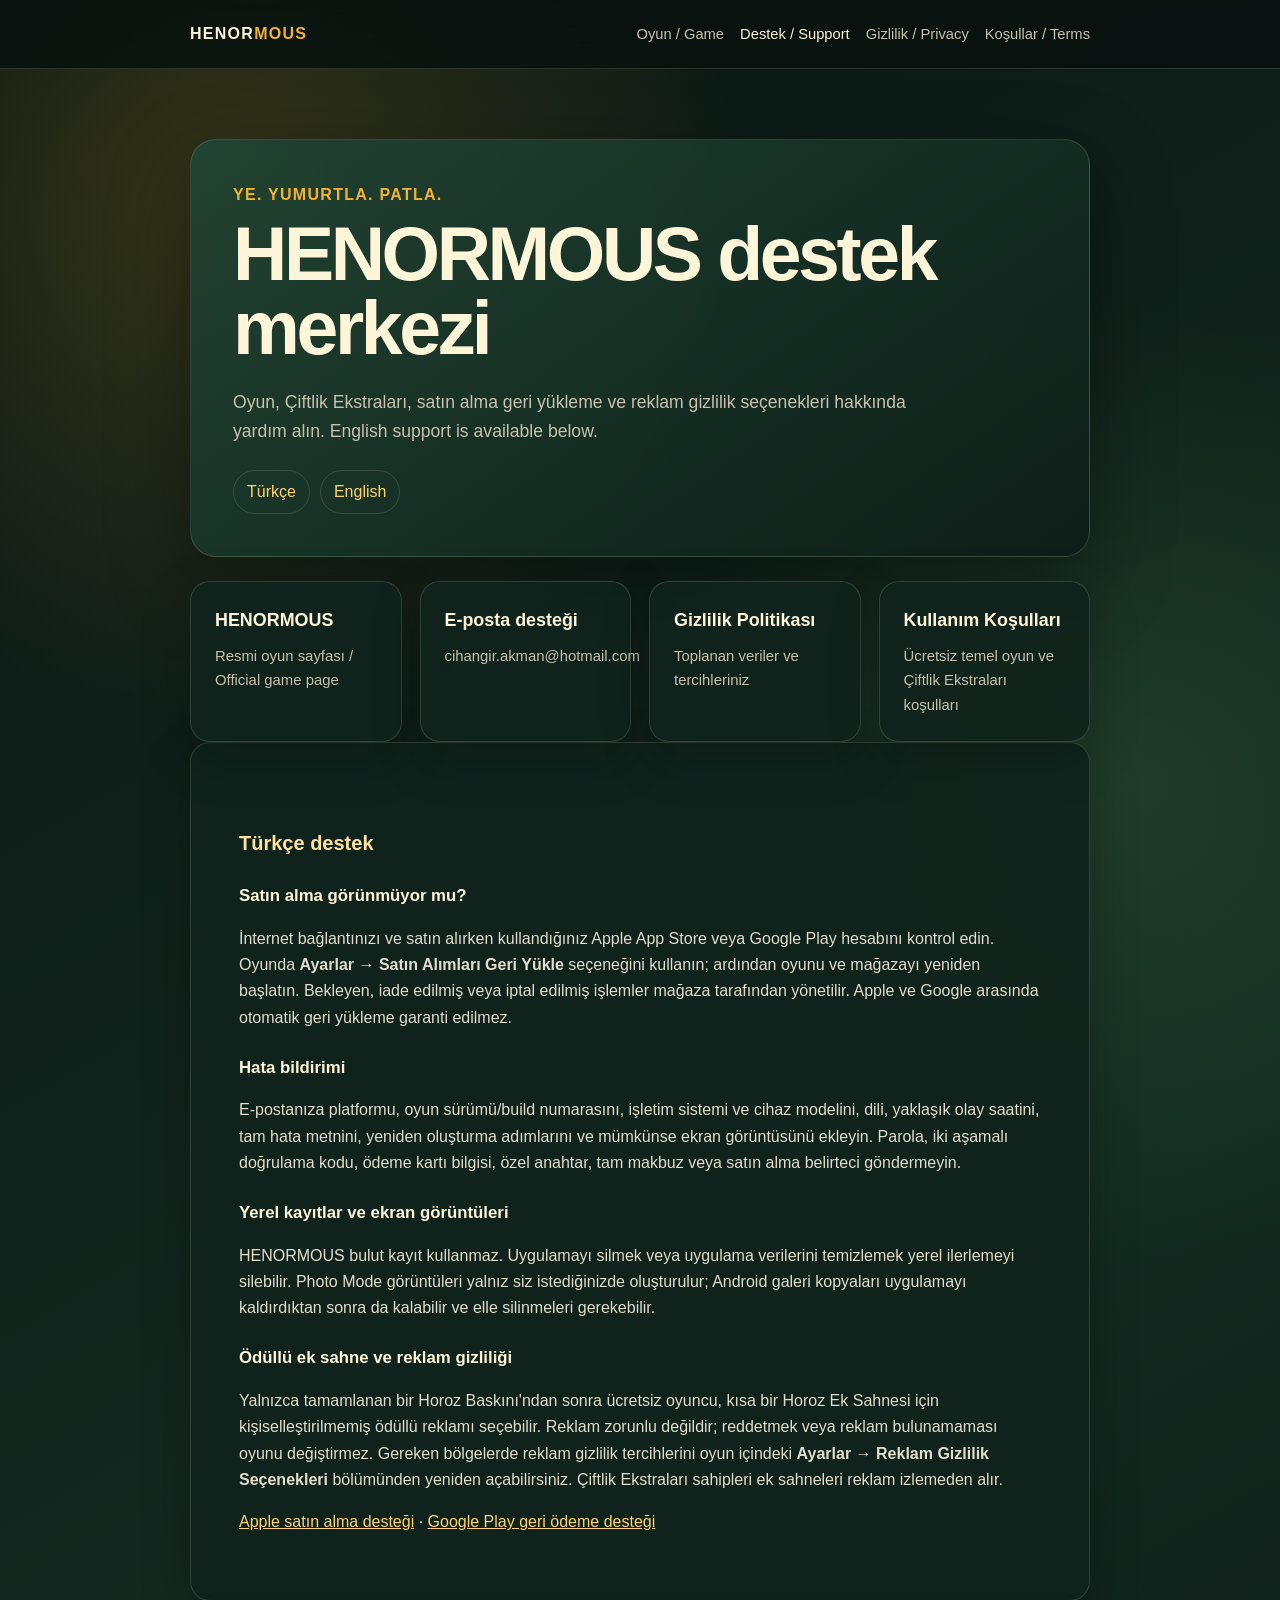
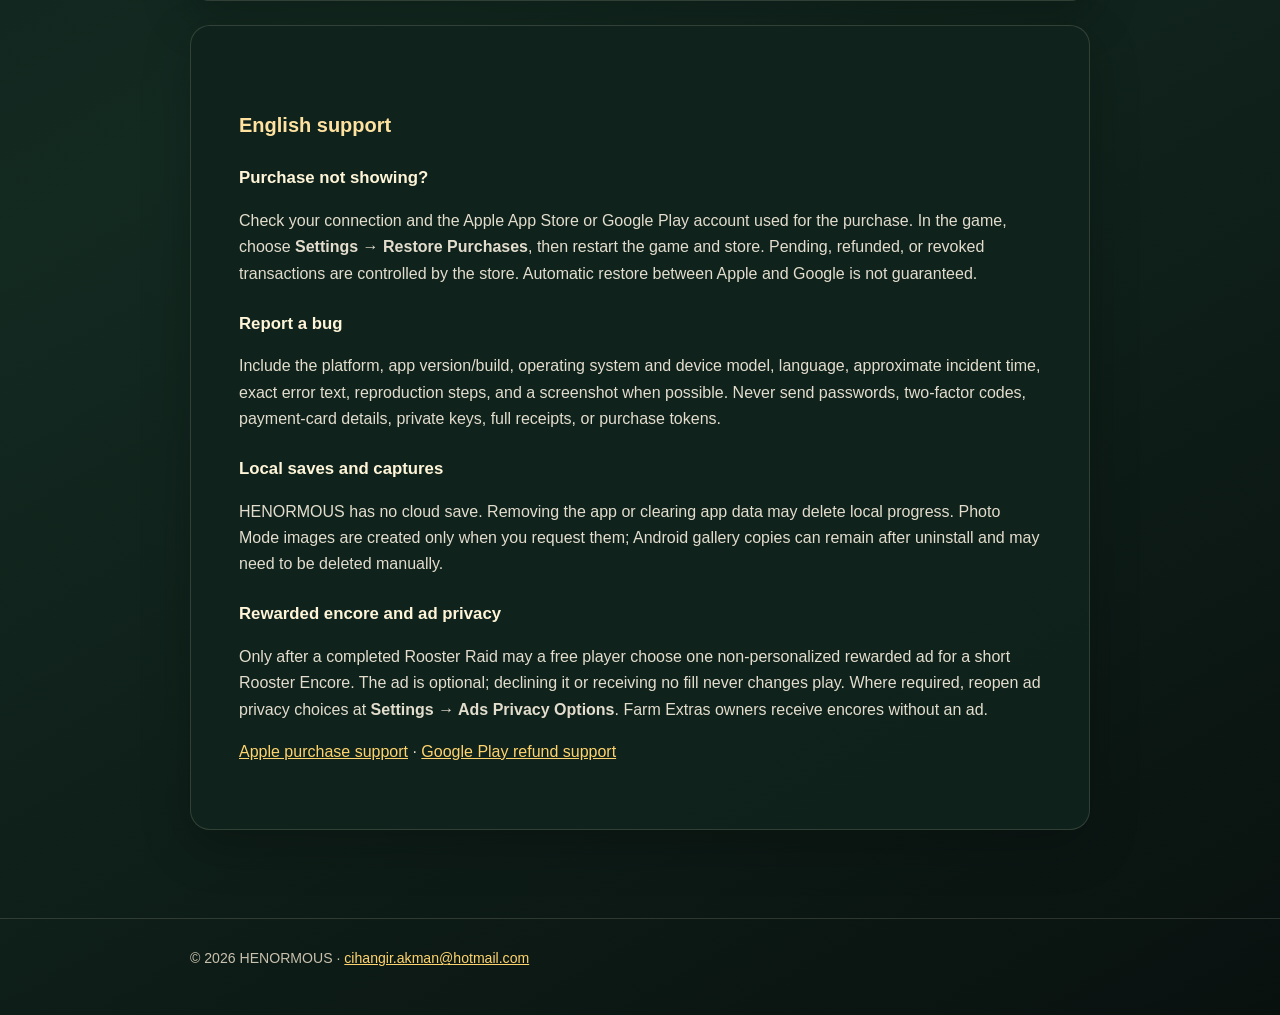
<file: index.html>
<!doctype html>
<html lang="tr">
<head>
  <meta charset="utf-8">
  <meta name="viewport" content="width=device-width, initial-scale=1">
  <meta name="description" content="HENORMOUS resmi destek ve yasal bilgiler / official support and legal information.">
  <title>HENORMOUS — Support &amp; Legal</title>
  <link rel="stylesheet" href="styles.css">
</head>
<body>
  <header>
    <nav class="shell" aria-label="Ana gezinme">
      <a class="brand" href="index.html">HENOR<span>MOUS</span></a>
      <div class="nav-links">
        <a href="game.html">Oyun / Game</a>
        <a href="index.html" aria-current="page">Destek / Support</a>
        <a href="privacy.html">Gizlilik / Privacy</a>
        <a href="terms.html">Koşullar / Terms</a>
      </div>
    </nav>
  </header>
  <main class="shell">
    <section class="hero">
      <p class="eyebrow">Ye. Yumurtla. Patla.</p>
      <h1>HENORMOUS destek merkezi</h1>
      <p class="lede">Oyun, Çiftlik Ekstraları, satın alma geri yükleme ve reklam gizlilik seçenekleri hakkında yardım alın. English support is available below.</p>
      <div class="lang-switch"><a class="pill" href="#turkce">Türkçe</a><a class="pill" href="#english">English</a></div>
    </section>

    <section class="grid" aria-label="Bağlantılar">
      <a class="card" href="game.html"><strong>HENORMOUS</strong><span>Resmi oyun sayfası / Official game page</span></a>
      <a class="card" href="mailto:cihangir.akman@hotmail.com?subject=HENORMOUS%20Support"><strong>E-posta desteği</strong><span>cihangir.akman@hotmail.com</span></a>
      <a class="card" href="privacy.html"><strong>Gizlilik Politikası</strong><span>Toplanan veriler ve tercihleriniz</span></a>
      <a class="card" href="terms.html"><strong>Kullanım Koşulları</strong><span>Ücretsiz temel oyun ve Çiftlik Ekstraları koşulları</span></a>
    </section>

    <article id="turkce">
      <h2>Türkçe destek</h2>
      <h3>Satın alma görünmüyor mu?</h3>
      <p>İnternet bağlantınızı ve satın alırken kullandığınız Apple App Store veya Google Play hesabını kontrol edin. Oyunda <strong>Ayarlar → Satın Alımları Geri Yükle</strong> seçeneğini kullanın; ardından oyunu ve mağazayı yeniden başlatın. Bekleyen, iade edilmiş veya iptal edilmiş işlemler mağaza tarafından yönetilir. Apple ve Google arasında otomatik geri yükleme garanti edilmez.</p>
      <h3>Hata bildirimi</h3>
      <p>E-postanıza platformu, oyun sürümü/build numarasını, işletim sistemi ve cihaz modelini, dili, yaklaşık olay saatini, tam hata metnini, yeniden oluşturma adımlarını ve mümkünse ekran görüntüsünü ekleyin. Parola, iki aşamalı doğrulama kodu, ödeme kartı bilgisi, özel anahtar, tam makbuz veya satın alma belirteci göndermeyin.</p>
      <h3>Yerel kayıtlar ve ekran görüntüleri</h3>
      <p>HENORMOUS bulut kayıt kullanmaz. Uygulamayı silmek veya uygulama verilerini temizlemek yerel ilerlemeyi silebilir. Photo Mode görüntüleri yalnız siz istediğinizde oluşturulur; Android galeri kopyaları uygulamayı kaldırdıktan sonra da kalabilir ve elle silinmeleri gerekebilir.</p>
      <h3>Ödüllü ek sahne ve reklam gizliliği</h3>
      <p>Yalnızca tamamlanan bir Horoz Baskını'ndan sonra ücretsiz oyuncu, kısa bir Horoz Ek Sahnesi için kişiselleştirilmemiş ödüllü reklamı seçebilir. Reklam zorunlu değildir; reddetmek veya reklam bulunamaması oyunu değiştirmez. Gereken bölgelerde reklam gizlilik tercihlerini oyun içindeki <strong>Ayarlar → Reklam Gizlilik Seçenekleri</strong> bölümünden yeniden açabilirsiniz. Çiftlik Ekstraları sahipleri ek sahneleri reklam izlemeden alır.</p>
      <p><a href="https://reportaproblem.apple.com/">Apple satın alma desteği</a> · <a href="https://support.google.com/googleplay/workflow/9813244">Google Play geri ödeme desteği</a></p>
    </article>

    <article id="english" lang="en">
      <h2>English support</h2>
      <h3>Purchase not showing?</h3>
      <p>Check your connection and the Apple App Store or Google Play account used for the purchase. In the game, choose <strong>Settings → Restore Purchases</strong>, then restart the game and store. Pending, refunded, or revoked transactions are controlled by the store. Automatic restore between Apple and Google is not guaranteed.</p>
      <h3>Report a bug</h3>
      <p>Include the platform, app version/build, operating system and device model, language, approximate incident time, exact error text, reproduction steps, and a screenshot when possible. Never send passwords, two-factor codes, payment-card details, private keys, full receipts, or purchase tokens.</p>
      <h3>Local saves and captures</h3>
      <p>HENORMOUS has no cloud save. Removing the app or clearing app data may delete local progress. Photo Mode images are created only when you request them; Android gallery copies can remain after uninstall and may need to be deleted manually.</p>
      <h3>Rewarded encore and ad privacy</h3>
      <p>Only after a completed Rooster Raid may a free player choose one non-personalized rewarded ad for a short Rooster Encore. The ad is optional; declining it or receiving no fill never changes play. Where required, reopen ad privacy choices at <strong>Settings → Ads Privacy Options</strong>. Farm Extras owners receive encores without an ad.</p>
      <p><a href="https://reportaproblem.apple.com/">Apple purchase support</a> · <a href="https://support.google.com/googleplay/workflow/9813244">Google Play refund support</a></p>
    </article>
  </main>
  <footer><div class="shell">© 2026 HENORMOUS · <a href="mailto:cihangir.akman@hotmail.com">cihangir.akman@hotmail.com</a></div></footer>
</body>
</html>
</file>
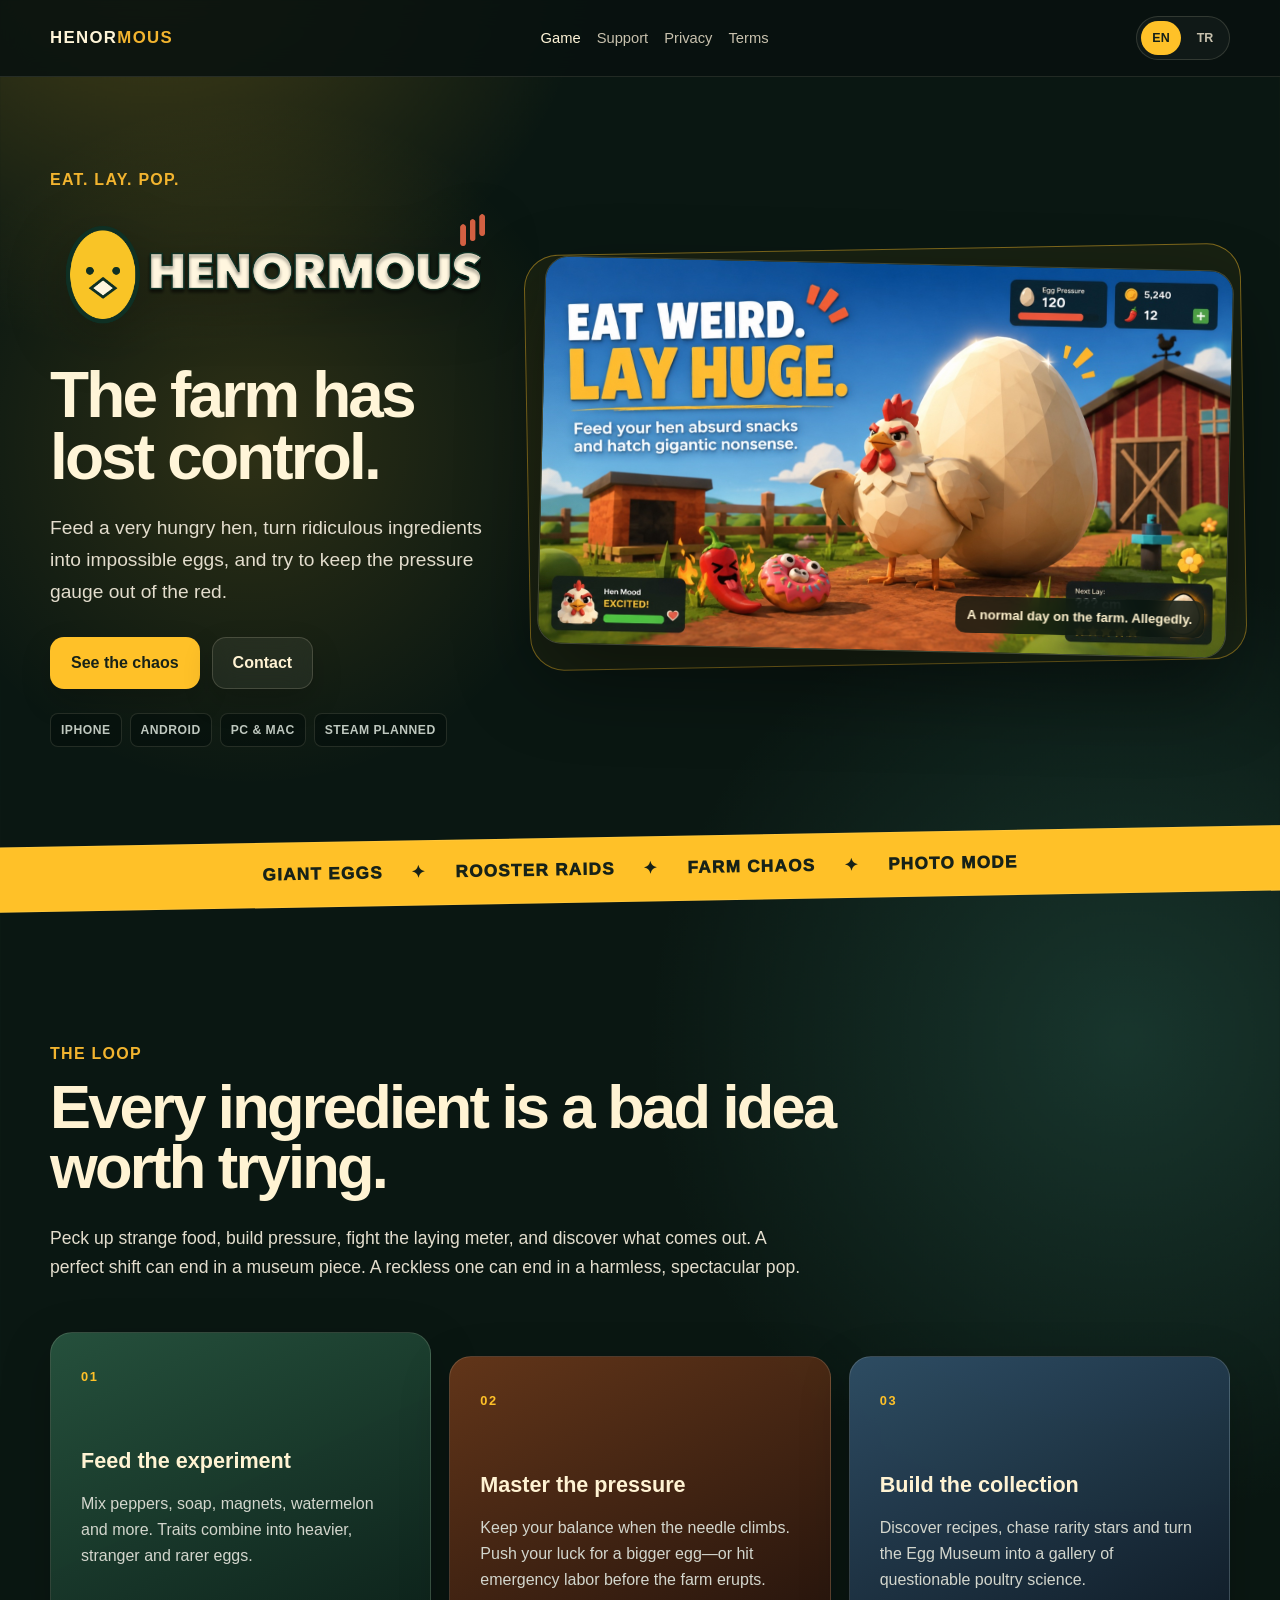
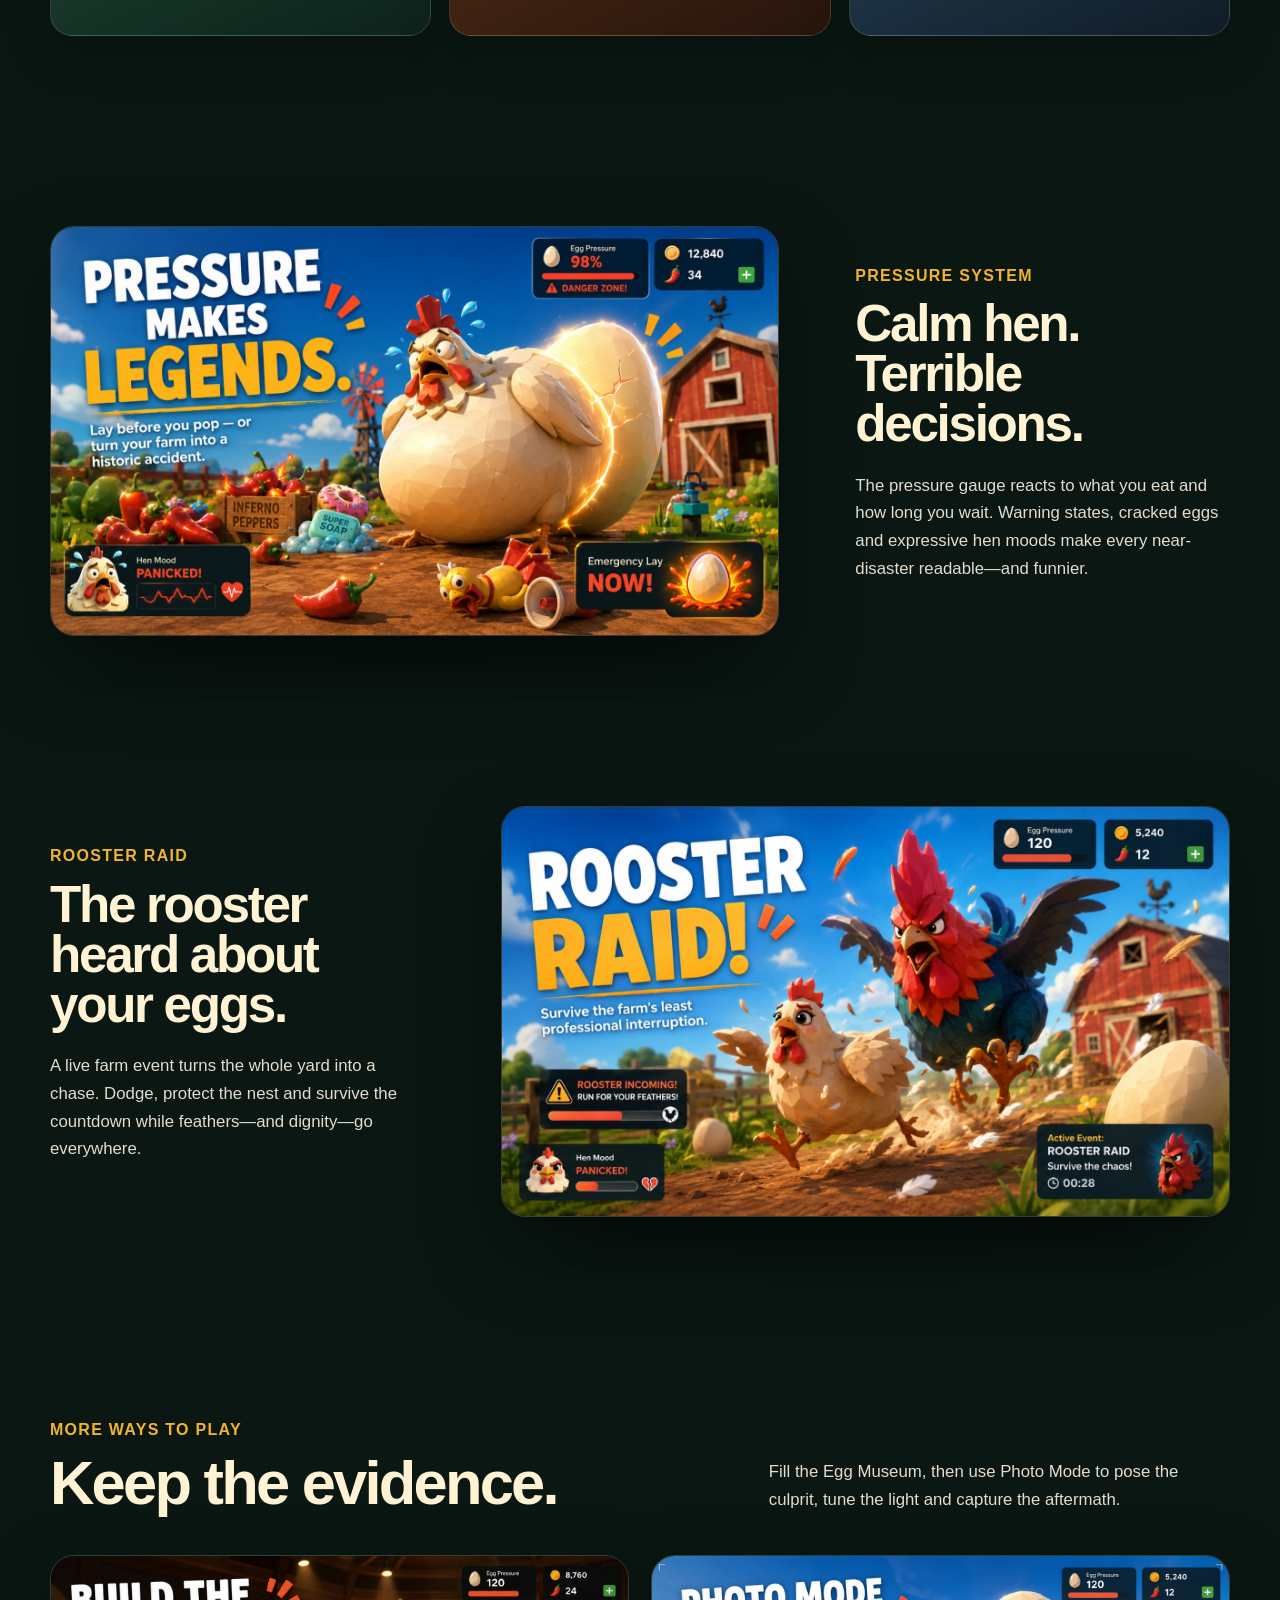
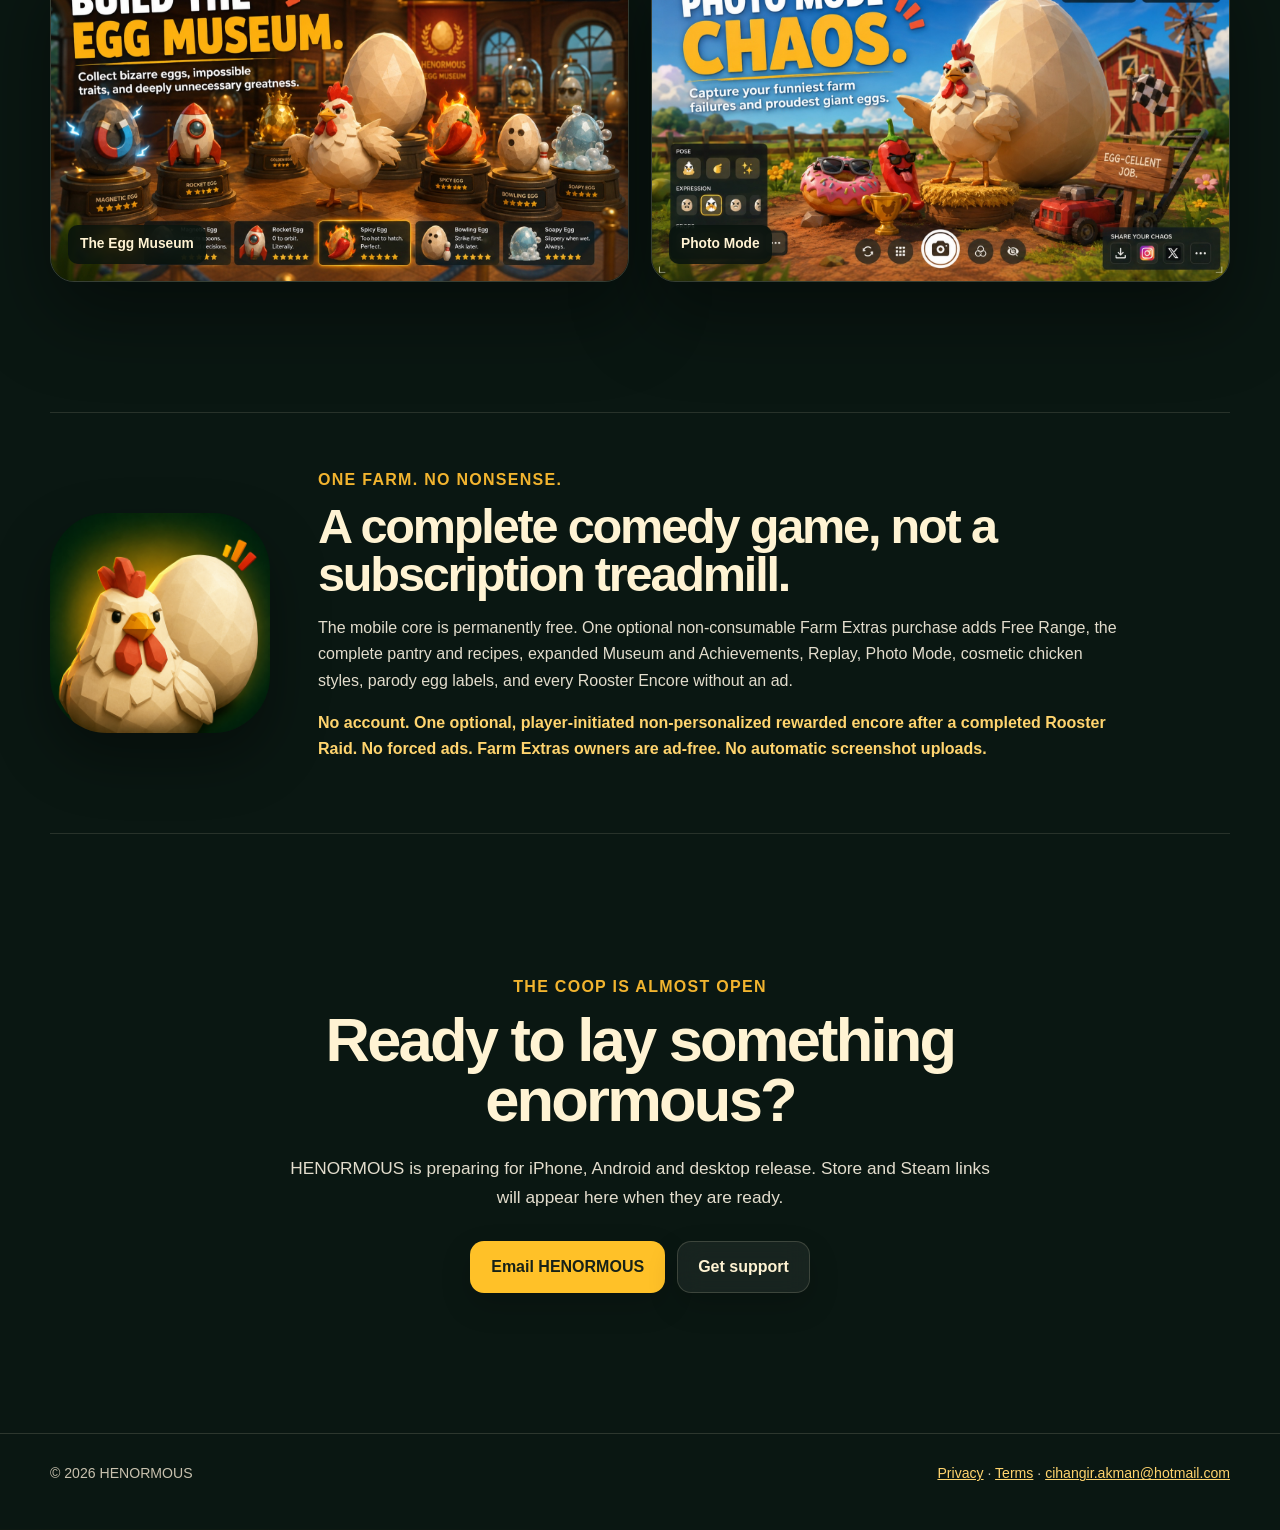
<file: game.html>
<!doctype html>
<html lang="en">
<head>
  <meta charset="utf-8">
  <meta name="viewport" content="width=device-width, initial-scale=1">
  <meta name="theme-color" content="#10241c">
  <meta name="description" content="HENORMOUS is a ridiculous low-poly chicken game about feeding, laying absurd eggs, surviving Rooster Raids, and filling an Egg Museum.">
  <link rel="canonical" href="https://pharmacist65.github.io/henormous-legal/game.html">
  <meta property="og:type" content="website">
  <meta property="og:title" content="HENORMOUS — Eat. Lay. Pop.">
  <meta property="og:description" content="Raise the pressure. Lay impossible eggs. Survive the rooster.">
  <meta property="og:url" content="https://pharmacist65.github.io/henormous-legal/game.html">
  <meta property="og:image" content="https://pharmacist65.github.io/henormous-legal/assets/og-henormous.jpg">
  <meta name="twitter:card" content="summary_large_image">
  <meta name="twitter:title" content="HENORMOUS — Eat. Lay. Pop.">
  <meta name="twitter:description" content="A ridiculous low-poly chicken game about impossible eggs and escalating farm chaos.">
  <meta name="twitter:image" content="https://pharmacist65.github.io/henormous-legal/assets/og-henormous.jpg">
  <title>HENORMOUS — Eat. Lay. Pop.</title>
  <link rel="icon" type="image/png" href="assets/app-icon.png">
  <link rel="stylesheet" href="styles.css">
</head>
<body class="marketing-page">
  <header>
    <nav class="shell" aria-label="Primary navigation">
      <a class="brand" href="game.html" aria-current="page">HENOR<span>MOUS</span></a>
      <div class="nav-links">
        <a href="game.html" aria-current="page" data-copy="navGame">Game</a>
        <a href="index.html" data-copy="navSupport">Support</a>
        <a href="privacy.html" data-copy="navPrivacy">Privacy</a>
        <a href="terms.html" data-copy="navTerms">Terms</a>
      </div>
      <div class="locale-picker" aria-label="Language">
        <button type="button" data-language="en" aria-pressed="true">EN</button>
        <button type="button" data-language="tr" aria-pressed="false">TR</button>
      </div>
    </nav>
  </header>

  <main>
    <section class="marketing-hero shell" aria-labelledby="hero-title">
      <div class="hero-copy">
        <p class="eyebrow" data-copy="eyebrow">Eat. Lay. Pop.</p>
        <img class="wordmark" src="assets/henormous-wordmark.png" alt="HENORMOUS">
        <h1 id="hero-title" data-copy="heroTitle">The farm has lost control.</h1>
        <p class="hero-lede" data-copy="heroLede">Feed a very hungry hen, turn ridiculous ingredients into impossible eggs, and try to keep the pressure gauge out of the red.</p>
        <div class="hero-actions">
          <a class="button button-primary" href="#gameplay" data-copy="seeGame">See the chaos</a>
          <a class="button button-secondary" href="mailto:cihangir.akman@hotmail.com?subject=HENORMOUS%20Support" data-copy="contact">Contact</a>
        </div>
        <div class="platform-row" aria-label="Planned platforms">
          <span>iPhone</span><span>Android</span><span>PC &amp; Mac</span><span data-copy="steamPlanned">Steam planned</span>
        </div>
      </div>
      <figure class="hero-shot">
        <picture>
          <img src="assets/gameplay-en.jpg" data-tr-src="assets/gameplay-tr.jpg" alt="HENORMOUS chicken facing an enormous egg on a colorful farm" width="1600" height="900" fetchpriority="high">
        </picture>
        <figcaption data-copy="heroCaption">A normal day on the farm. Allegedly.</figcaption>
      </figure>
    </section>

    <section class="marquee" aria-label="Game highlights">
      <div>
        <span data-copy="marqueeOne">GIANT EGGS</span>
        <span aria-hidden="true">✦</span>
        <span data-copy="marqueeTwo">ROOSTER RAIDS</span>
        <span aria-hidden="true">✦</span>
        <span data-copy="marqueeThree">FARM CHAOS</span>
        <span aria-hidden="true">✦</span>
        <span data-copy="marqueeFour">PHOTO MODE</span>
      </div>
    </section>

    <section id="gameplay" class="feature-intro shell">
      <p class="eyebrow" data-copy="loopEyebrow">The loop</p>
      <h2 data-copy="loopTitle">Every ingredient is a bad idea worth trying.</h2>
      <p data-copy="loopBody">Peck up strange food, build pressure, fight the laying meter, and discover what comes out. A perfect shift can end in a museum piece. A reckless one can end in a harmless, spectacular pop.</p>
      <div class="feature-grid">
        <article class="feature-card">
          <span class="feature-number">01</span>
          <h3 data-copy="featureFeedTitle">Feed the experiment</h3>
          <p data-copy="featureFeedBody">Mix peppers, soap, magnets, watermelon and more. Traits combine into heavier, stranger and rarer eggs.</p>
        </article>
        <article class="feature-card">
          <span class="feature-number">02</span>
          <h3 data-copy="featureLayTitle">Master the pressure</h3>
          <p data-copy="featureLayBody">Keep your balance when the needle climbs. Push your luck for a bigger egg—or hit emergency labor before the farm erupts.</p>
        </article>
        <article class="feature-card">
          <span class="feature-number">03</span>
          <h3 data-copy="featureCollectTitle">Build the collection</h3>
          <p data-copy="featureCollectBody">Discover recipes, chase rarity stars and turn the Egg Museum into a gallery of questionable poultry science.</p>
        </article>
      </div>
    </section>

    <section class="story-row shell">
      <figure class="story-image">
        <picture>
          <img src="assets/pressure-en.jpg" data-tr-src="assets/pressure-tr.jpg" alt="A critical egg pressure emergency in HENORMOUS" width="1600" height="900" loading="lazy">
        </picture>
      </figure>
      <div class="story-copy">
        <p class="eyebrow" data-copy="pressureEyebrow">Pressure system</p>
        <h2 data-copy="pressureTitle">Calm hen. Terrible decisions.</h2>
        <p data-copy="pressureBody">The pressure gauge reacts to what you eat and how long you wait. Warning states, cracked eggs and expressive hen moods make every near-disaster readable—and funnier.</p>
      </div>
    </section>

    <section class="story-row story-row-reverse shell">
      <figure class="story-image">
        <picture>
          <img src="assets/raid-en.jpg" data-tr-src="assets/raid-tr.jpg" alt="A giant rooster chasing the player during a Rooster Raid" width="1600" height="900" loading="lazy">
        </picture>
      </figure>
      <div class="story-copy">
        <p class="eyebrow" data-copy="raidEyebrow">Rooster Raid</p>
        <h2 data-copy="raidTitle">The rooster heard about your eggs.</h2>
        <p data-copy="raidBody">A live farm event turns the whole yard into a chase. Dodge, protect the nest and survive the countdown while feathers—and dignity—go everywhere.</p>
      </div>
    </section>

    <section class="gallery-section shell" aria-labelledby="gallery-title">
      <div class="gallery-heading">
        <div>
          <p class="eyebrow" data-copy="galleryEyebrow">More ways to play</p>
          <h2 id="gallery-title" data-copy="galleryTitle">Keep the evidence.</h2>
        </div>
        <p data-copy="galleryBody">Fill the Egg Museum, then use Photo Mode to pose the culprit, tune the light and capture the aftermath.</p>
      </div>
      <div class="gallery">
        <figure>
          <picture>
            <img src="assets/museum-en.jpg" data-tr-src="assets/museum-tr.jpg" alt="The HENORMOUS Egg Museum collection" width="1600" height="900" loading="lazy">
          </picture>
          <figcaption data-copy="museumCaption">The Egg Museum</figcaption>
        </figure>
        <figure>
          <picture>
            <img src="assets/photo-en.jpg" data-tr-src="assets/photo-tr.jpg" alt="HENORMOUS Photo Mode with poses and props" width="1600" height="900" loading="lazy">
          </picture>
          <figcaption data-copy="photoCaption">Photo Mode</figcaption>
        </figure>
      </div>
    </section>

    <section class="promise-section shell">
      <img src="assets/app-icon.png" alt="HENORMOUS app icon" width="512" height="512" loading="lazy">
      <div>
        <p class="eyebrow" data-copy="promiseEyebrow">One farm. No nonsense.</p>
        <h2 data-copy="promiseTitle">A complete comedy game, not a subscription treadmill.</h2>
        <p data-copy="promiseBody">The mobile core is permanently free. One optional non-consumable Farm Extras purchase adds Free Range, the complete pantry and recipes, expanded Museum and Achievements, Replay, Photo Mode, cosmetic chicken styles, parody egg labels, and every Rooster Encore without an ad.</p>
        <p class="privacy-note" data-copy="privacyNote">No account. One optional, player-initiated non-personalized rewarded encore after a completed Rooster Raid. No forced ads. Farm Extras owners are ad-free. No automatic screenshot uploads.</p>
      </div>
    </section>

    <section class="final-cta shell">
      <p class="eyebrow" data-copy="finalEyebrow">The coop is almost open</p>
      <h2 data-copy="finalTitle">Ready to lay something enormous?</h2>
      <p data-copy="finalBody">HENORMOUS is preparing for iPhone, Android and desktop release. Store and Steam links will appear here when they are ready.</p>
      <div class="hero-actions">
        <a class="button button-primary" href="mailto:cihangir.akman@hotmail.com?subject=HENORMOUS" data-copy="emailUs">Email HENORMOUS</a>
        <a class="button button-secondary" href="index.html" data-copy="getSupport">Get support</a>
      </div>
    </section>
  </main>

  <footer>
    <div class="shell marketing-footer">
      <span>© 2026 HENORMOUS</span>
      <span><a href="privacy.html" data-copy="navPrivacy">Privacy</a> · <a href="terms.html" data-copy="navTerms">Terms</a> · <a href="mailto:cihangir.akman@hotmail.com">cihangir.akman@hotmail.com</a></span>
    </div>
  </footer>

  <script>
    const copy = {
      en: {
        navGame: "Game", navSupport: "Support", navPrivacy: "Privacy", navTerms: "Terms",
        eyebrow: "Eat. Lay. Pop.", heroTitle: "The farm has lost control.",
        heroLede: "Feed a very hungry hen, turn ridiculous ingredients into impossible eggs, and try to keep the pressure gauge out of the red.",
        seeGame: "See the chaos", contact: "Contact", steamPlanned: "Steam planned", heroCaption: "A normal day on the farm. Allegedly.",
        marqueeOne: "GIANT EGGS", marqueeTwo: "ROOSTER RAIDS", marqueeThree: "FARM CHAOS", marqueeFour: "PHOTO MODE",
        loopEyebrow: "The loop", loopTitle: "Every ingredient is a bad idea worth trying.",
        loopBody: "Peck up strange food, build pressure, fight the laying meter, and discover what comes out. A perfect shift can end in a museum piece. A reckless one can end in a harmless, spectacular pop.",
        featureFeedTitle: "Feed the experiment", featureFeedBody: "Mix peppers, soap, magnets, watermelon and more. Traits combine into heavier, stranger and rarer eggs.",
        featureLayTitle: "Master the pressure", featureLayBody: "Keep your balance when the needle climbs. Push your luck for a bigger egg—or hit emergency labor before the farm erupts.",
        featureCollectTitle: "Build the collection", featureCollectBody: "Discover recipes, chase rarity stars and turn the Egg Museum into a gallery of questionable poultry science.",
        pressureEyebrow: "Pressure system", pressureTitle: "Calm hen. Terrible decisions.", pressureBody: "The pressure gauge reacts to what you eat and how long you wait. Warning states, cracked eggs and expressive hen moods make every near-disaster readable—and funnier.",
        raidEyebrow: "Rooster Raid", raidTitle: "The rooster heard about your eggs.", raidBody: "A live farm event turns the whole yard into a chase. Dodge, protect the nest and survive the countdown while feathers—and dignity—go everywhere.",
        galleryEyebrow: "More ways to play", galleryTitle: "Keep the evidence.", galleryBody: "Fill the Egg Museum, then use Photo Mode to pose the culprit, tune the light and capture the aftermath.",
        museumCaption: "The Egg Museum", photoCaption: "Photo Mode",
        promiseEyebrow: "One farm. No nonsense.", promiseTitle: "A complete comedy game, not a subscription treadmill.",
        promiseBody: "The mobile core is permanently free. One optional non-consumable Farm Extras purchase adds Free Range, the complete pantry and recipes, expanded Museum and Achievements, Replay, Photo Mode, cosmetic chicken styles, parody egg labels, and every Rooster Encore without an ad.",
        privacyNote: "No account. One optional, player-initiated non-personalized rewarded encore after a completed Rooster Raid. No forced ads. Farm Extras owners are ad-free. No automatic screenshot uploads.",
        finalEyebrow: "The coop is almost open", finalTitle: "Ready to lay something enormous?", finalBody: "HENORMOUS is preparing for iPhone, Android and desktop release. Store and Steam links will appear here when they are ready.",
        emailUs: "Email HENORMOUS", getSupport: "Get support"
      },
      tr: {
        navGame: "Oyun", navSupport: "Destek", navPrivacy: "Gizlilik", navTerms: "Koşullar",
        eyebrow: "Ye. Yumurtla. Patla.", heroTitle: "Çiftlik kontrolden çıktı.",
        heroLede: "Çok aç bir tavuğu besle, saçma malzemeleri imkânsız yumurtalara dönüştür ve basınç göstergesini kırmızıdan uzak tutmaya çalış.",
        seeGame: "Kaosu gör", contact: "İletişim", steamPlanned: "Steam planlanıyor", heroCaption: "Çiftlikte sıradan bir gün. Sözde.",
        marqueeOne: "DEV YUMURTALAR", marqueeTwo: "HOROZ BASKINLARI", marqueeThree: "ÇİFTLİK KAOSU", marqueeFour: "FOTOĞRAF MODU",
        loopEyebrow: "Oyun döngüsü", loopTitle: "Her malzeme denenmeye değer kötü bir fikir.",
        loopBody: "Garip yiyecekleri gagalayıp basıncı yükselt, yumurtlama göstergesiyle mücadele et ve ne çıktığını keşfet. Kusursuz bir vardiya müzelik bir eserle; gözü kara olanı zararsız ama görkemli bir patlamayla bitebilir.",
        featureFeedTitle: "Deneyi besle", featureFeedBody: "Biber, sabun, mıknatıs, karpuz ve daha fazlasını karıştır. Özellikler birleşerek daha ağır, daha tuhaf ve daha nadir yumurtalar üretir.",
        featureLayTitle: "Basınca hükmet", featureLayBody: "İbre yükselirken dengeyi koru. Daha büyük yumurta için şansını zorla ya da çiftlik havaya uçmadan acil yumurtlamayı başlat.",
        featureCollectTitle: "Koleksiyonu büyüt", featureCollectBody: "Tarifleri keşfet, nadirlik yıldızlarının peşine düş ve Yumurta Müzesi'ni şüpheli kümes bilimiyle doldur.",
        pressureEyebrow: "Basınç sistemi", pressureTitle: "Sakin tavuk. Korkunç kararlar.", pressureBody: "Basınç göstergesi ne yediğine ve ne kadar beklediğine tepki verir. Uyarı durumları, çatlayan yumurtalar ve tavuk ruh hâli her felaketi okunaklı ve daha komik yapar.",
        raidEyebrow: "Horoz Baskını", raidTitle: "Horoz yumurtalarını duydu.", raidBody: "Canlı çiftlik etkinliği bütün avluyu kovalamacaya çevirir. Tüyler ve itibarın her yere saçılırken kaç, yuvayı koru ve geri sayımı atlat.",
        galleryEyebrow: "Daha fazla oyun", galleryTitle: "Kanıtları sakla.", galleryBody: "Yumurta Müzesi'ni doldur; sonra Fotoğraf Modu'nda suçluyu pozlandır, ışığı ayarla ve felaket sonrasını kaydet.",
        museumCaption: "Yumurta Müzesi", photoCaption: "Fotoğraf Modu",
        promiseEyebrow: "Tek çiftlik. Boş iş yok.", promiseTitle: "Abonelik koşu bandı değil, tamamlanmış bir komedi oyunu.",
        promiseBody: "Mobil temel oyun kalıcı olarak ücretsizdir. İsteğe bağlı, tek seferlik Çiftlik Ekstraları satın alımı Serbest Gezi'yi, tam kiler ve tarifleri, genişletilmiş Müze ve Başarımları, Tekrar'ı, Fotoğraf Modu'nu, kozmetik tavuk stillerini, parodi yumurta etiketlerini ve tüm Horoz Ek Sahnelerini reklamsız ekler.",
        privacyNote: "Hesap yok. Tamamlanan Horoz Baskını'ndan sonra oyuncunun başlattığı, isteğe bağlı tek bir kişiselleştirilmemiş ödüllü ek sahne var. Zorunlu reklam yok. Çiftlik Ekstraları sahipleri reklamsızdır. Otomatik ekran görüntüsü yükleme yok.",
        finalEyebrow: "Kümes neredeyse açılıyor", finalTitle: "Kocaman bir şey yumurtlamaya hazır mısın?", finalBody: "HENORMOUS iPhone, Android ve masaüstü çıkışına hazırlanıyor. Mağaza ve Steam bağlantıları hazır olduğunda burada görünecek.",
        emailUs: "HENORMOUS'a yaz", getSupport: "Destek al"
      }
    };

    function setLanguage(language) {
      const next = copy[language] ? language : "en";
      document.documentElement.lang = next;
      document.querySelectorAll("[data-copy]").forEach((element) => {
        const value = copy[next][element.dataset.copy];
        if (value) element.textContent = value;
      });
      document.querySelectorAll("[data-language]").forEach((button) => {
        button.setAttribute("aria-pressed", String(button.dataset.language === next));
      });
      document.querySelectorAll("img[data-tr-src]").forEach((image) => {
        if (!image.dataset.enSrc) image.dataset.enSrc = image.getAttribute("src");
        image.setAttribute("src", next === "tr" ? image.dataset.trSrc : image.dataset.enSrc);
      });
      try { localStorage.setItem("henormous-language", next); } catch (_) {}
    }

    document.querySelectorAll("[data-language]").forEach((button) => {
      button.addEventListener("click", () => setLanguage(button.dataset.language));
    });
    let saved = "";
    try { saved = localStorage.getItem("henormous-language") || ""; } catch (_) {}
    setLanguage(saved || (navigator.language && navigator.language.toLowerCase().startsWith("tr") ? "tr" : "en"));
  </script>
</body>
</html>
</file>
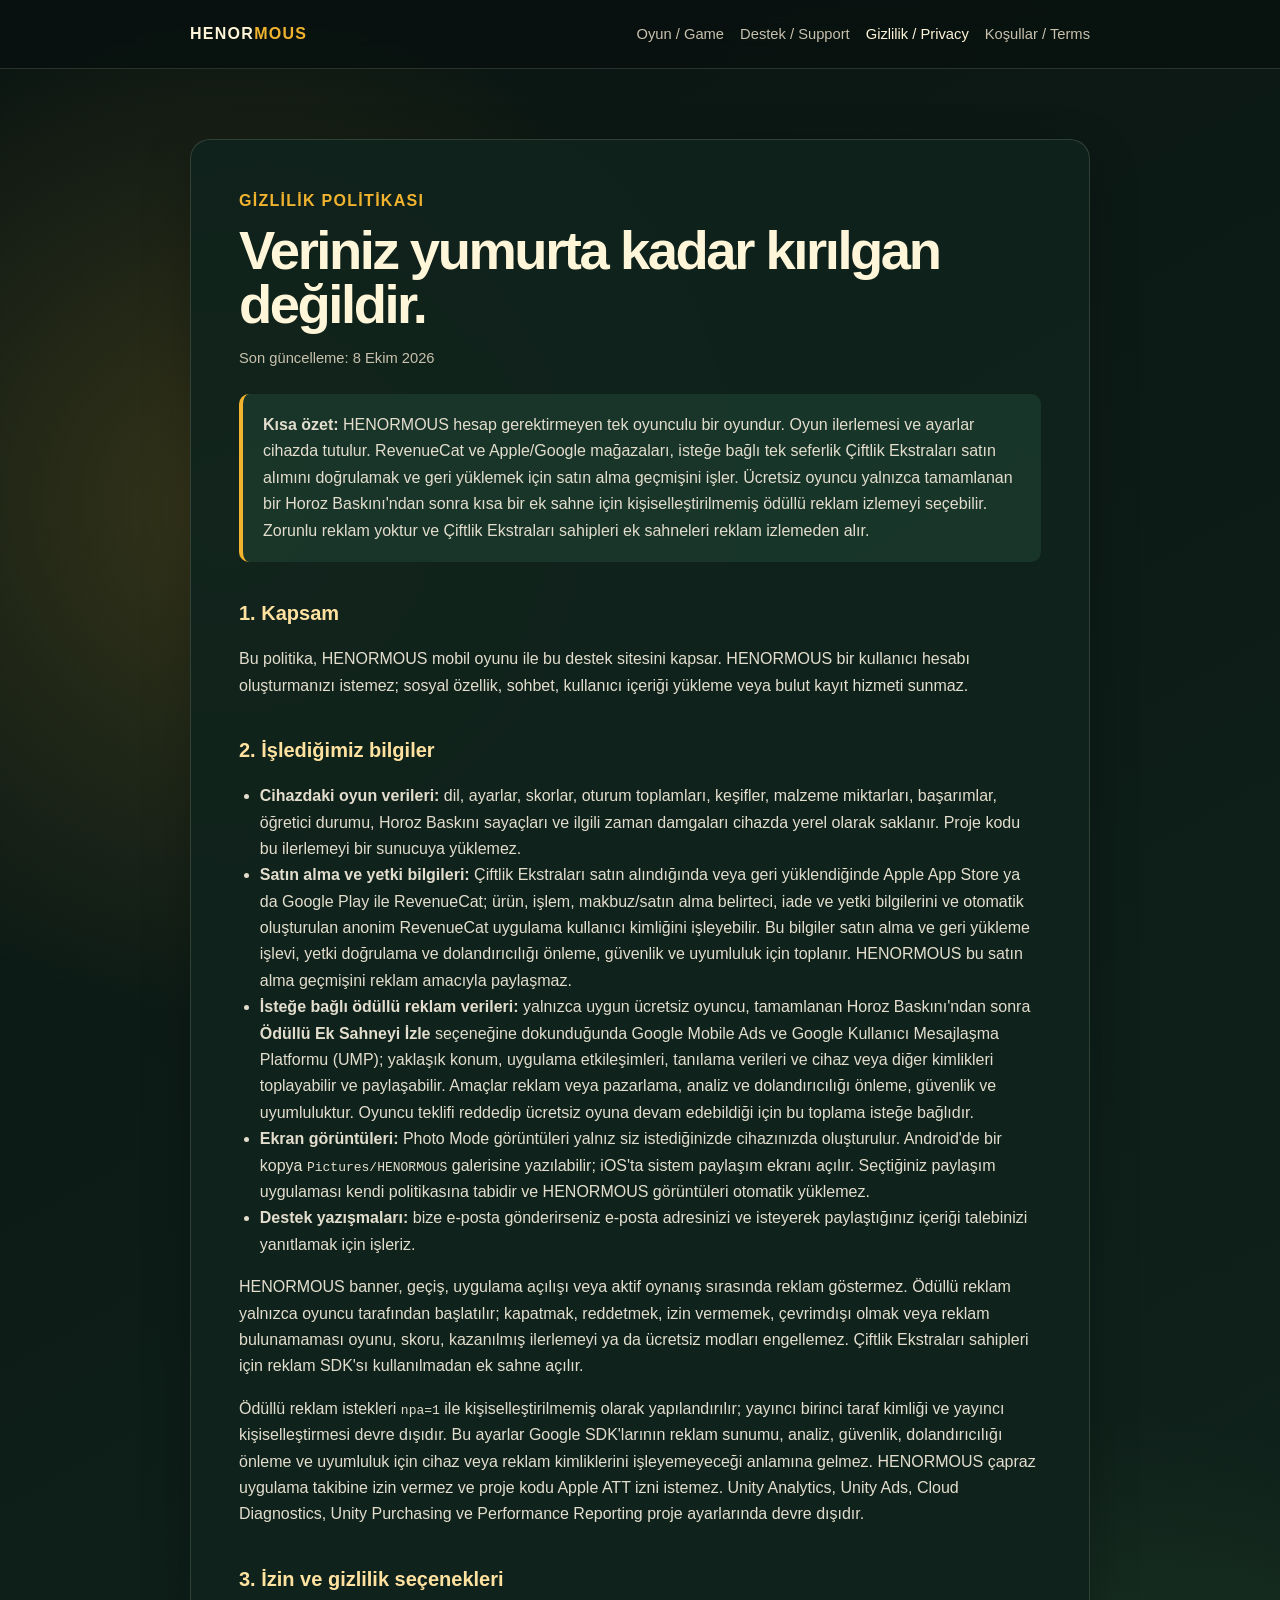
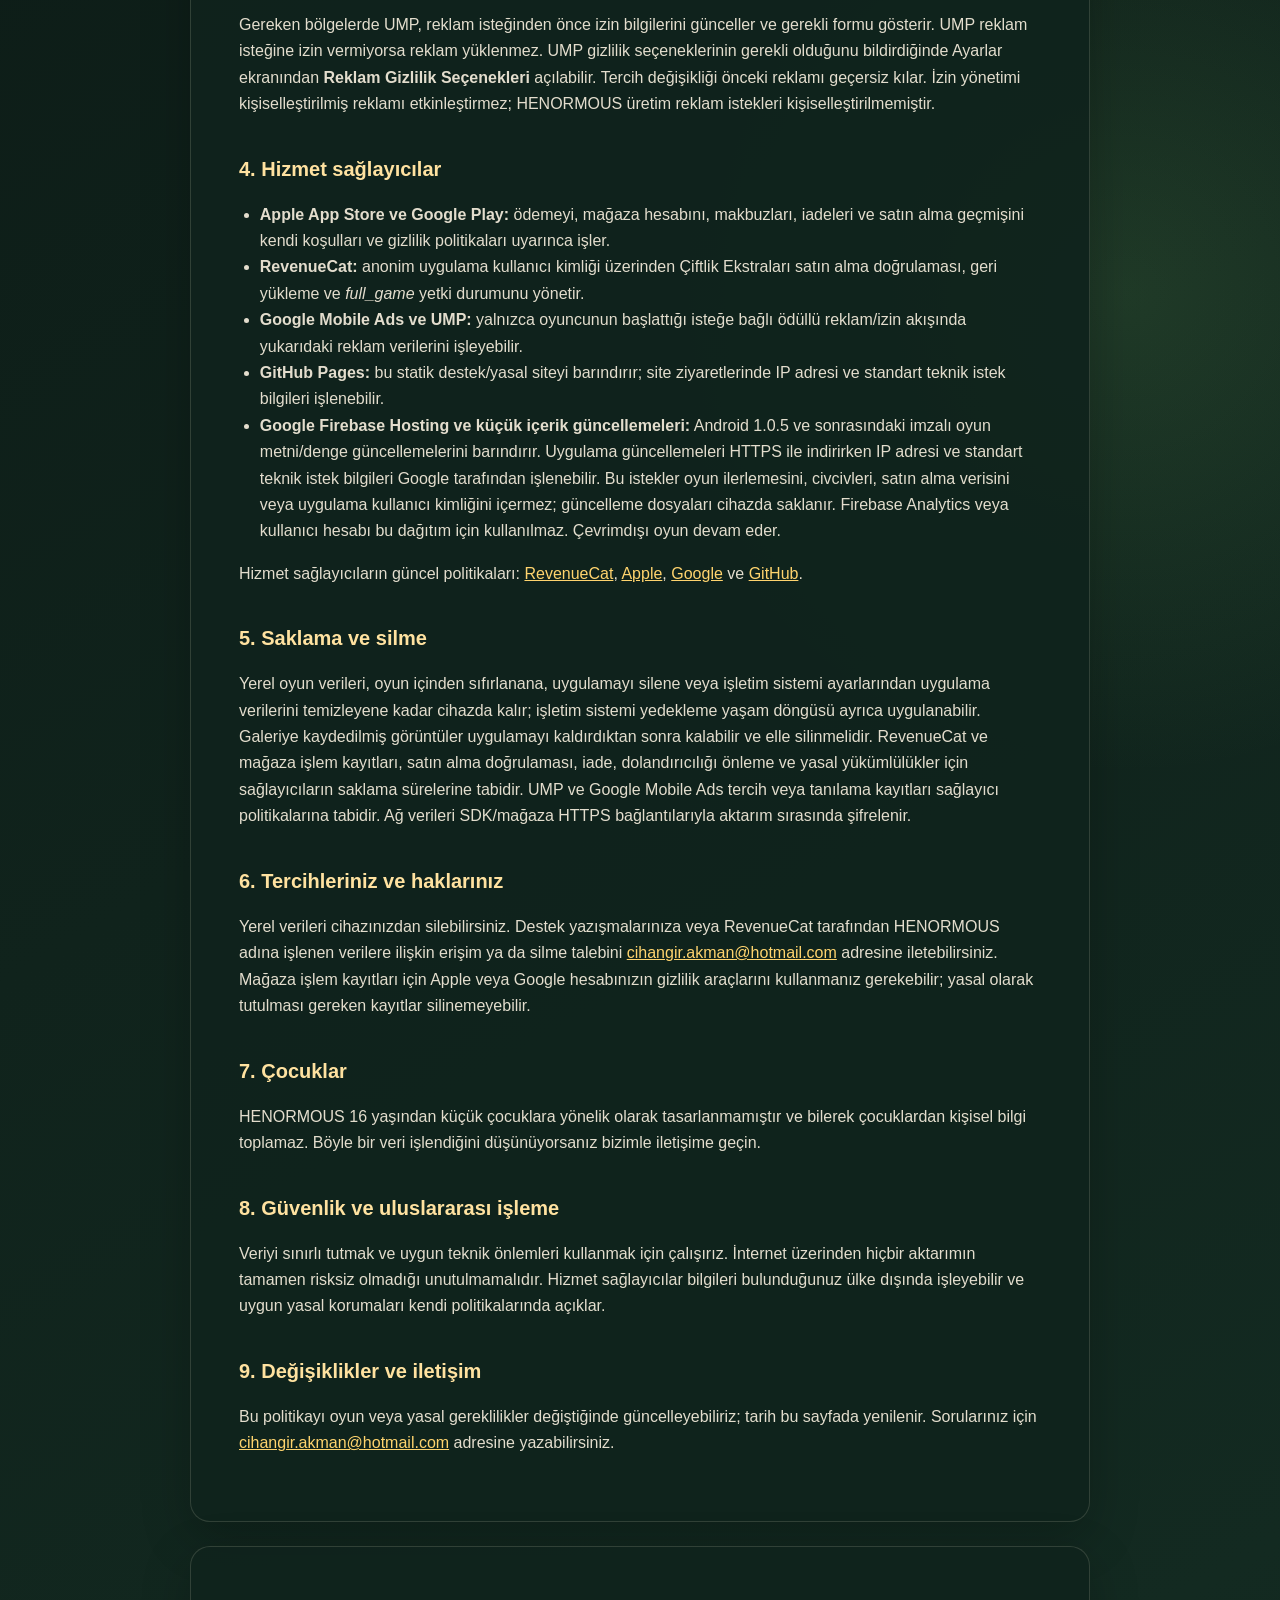
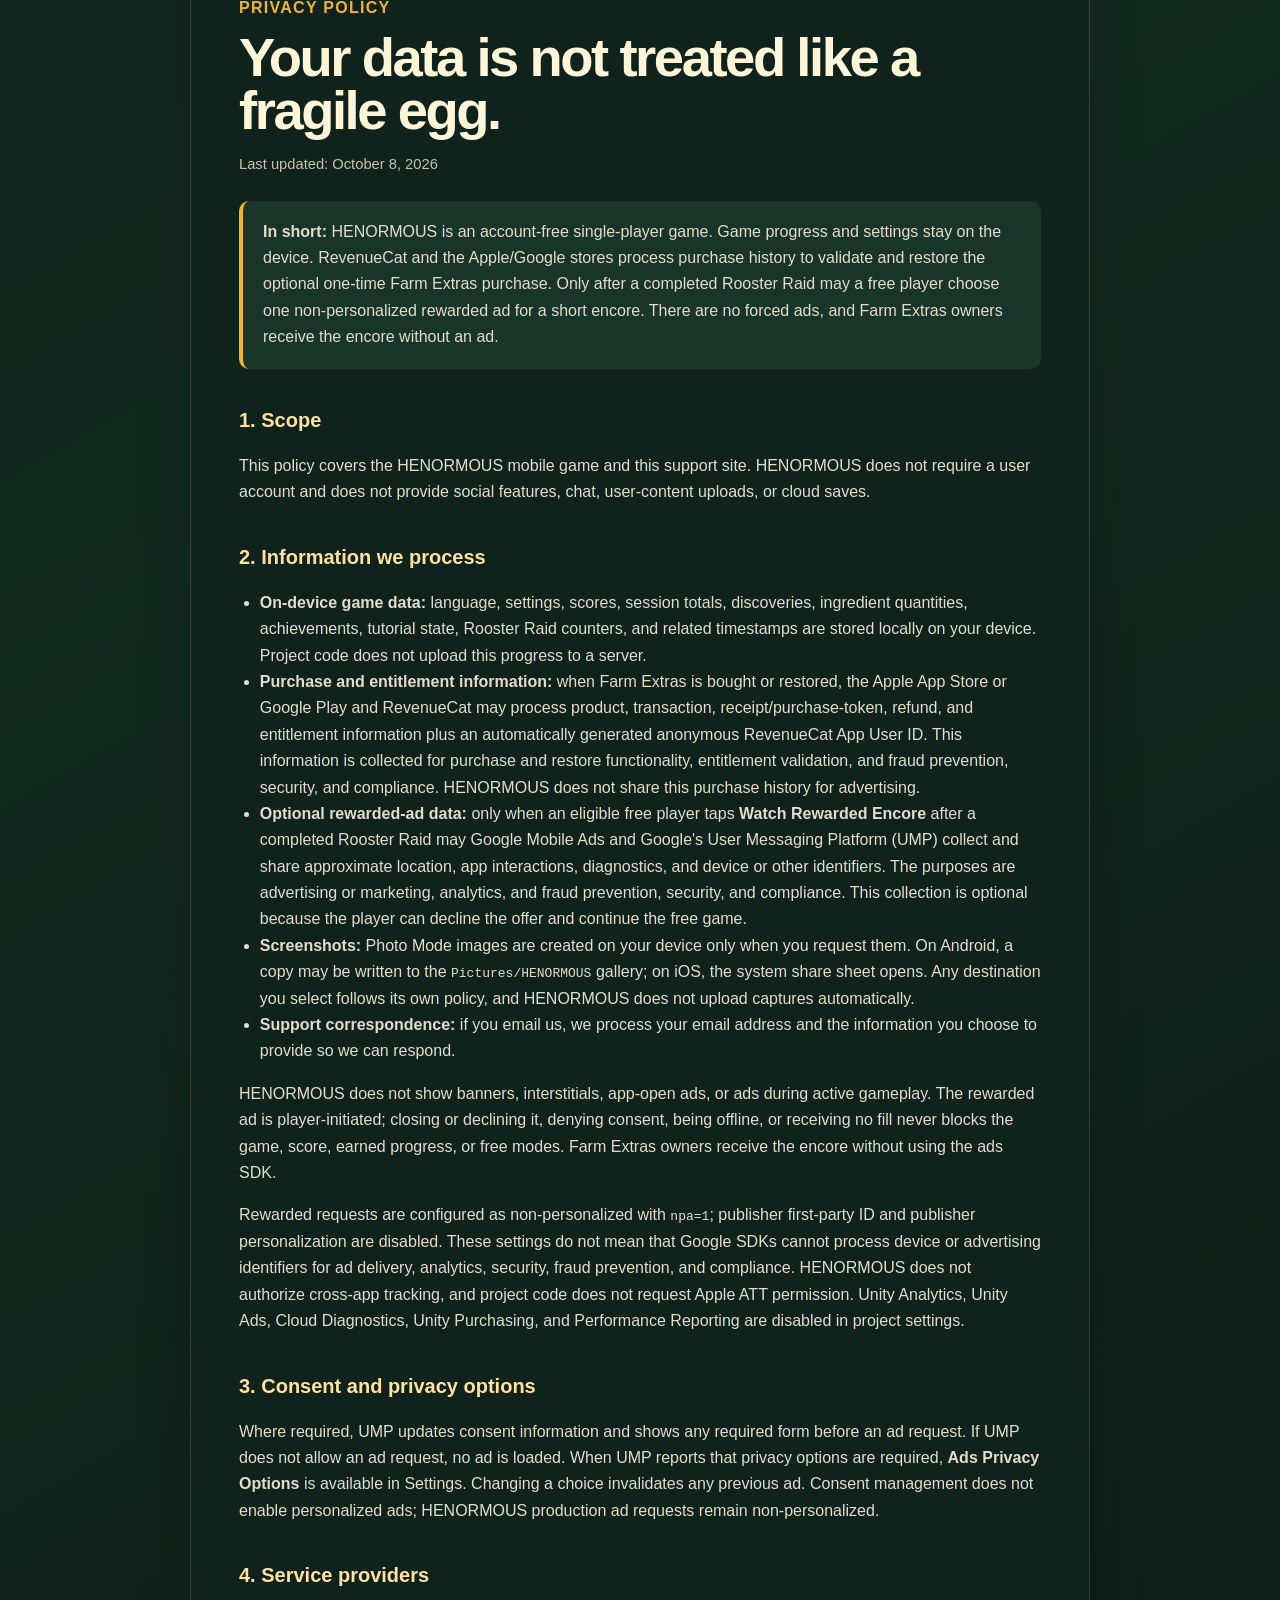
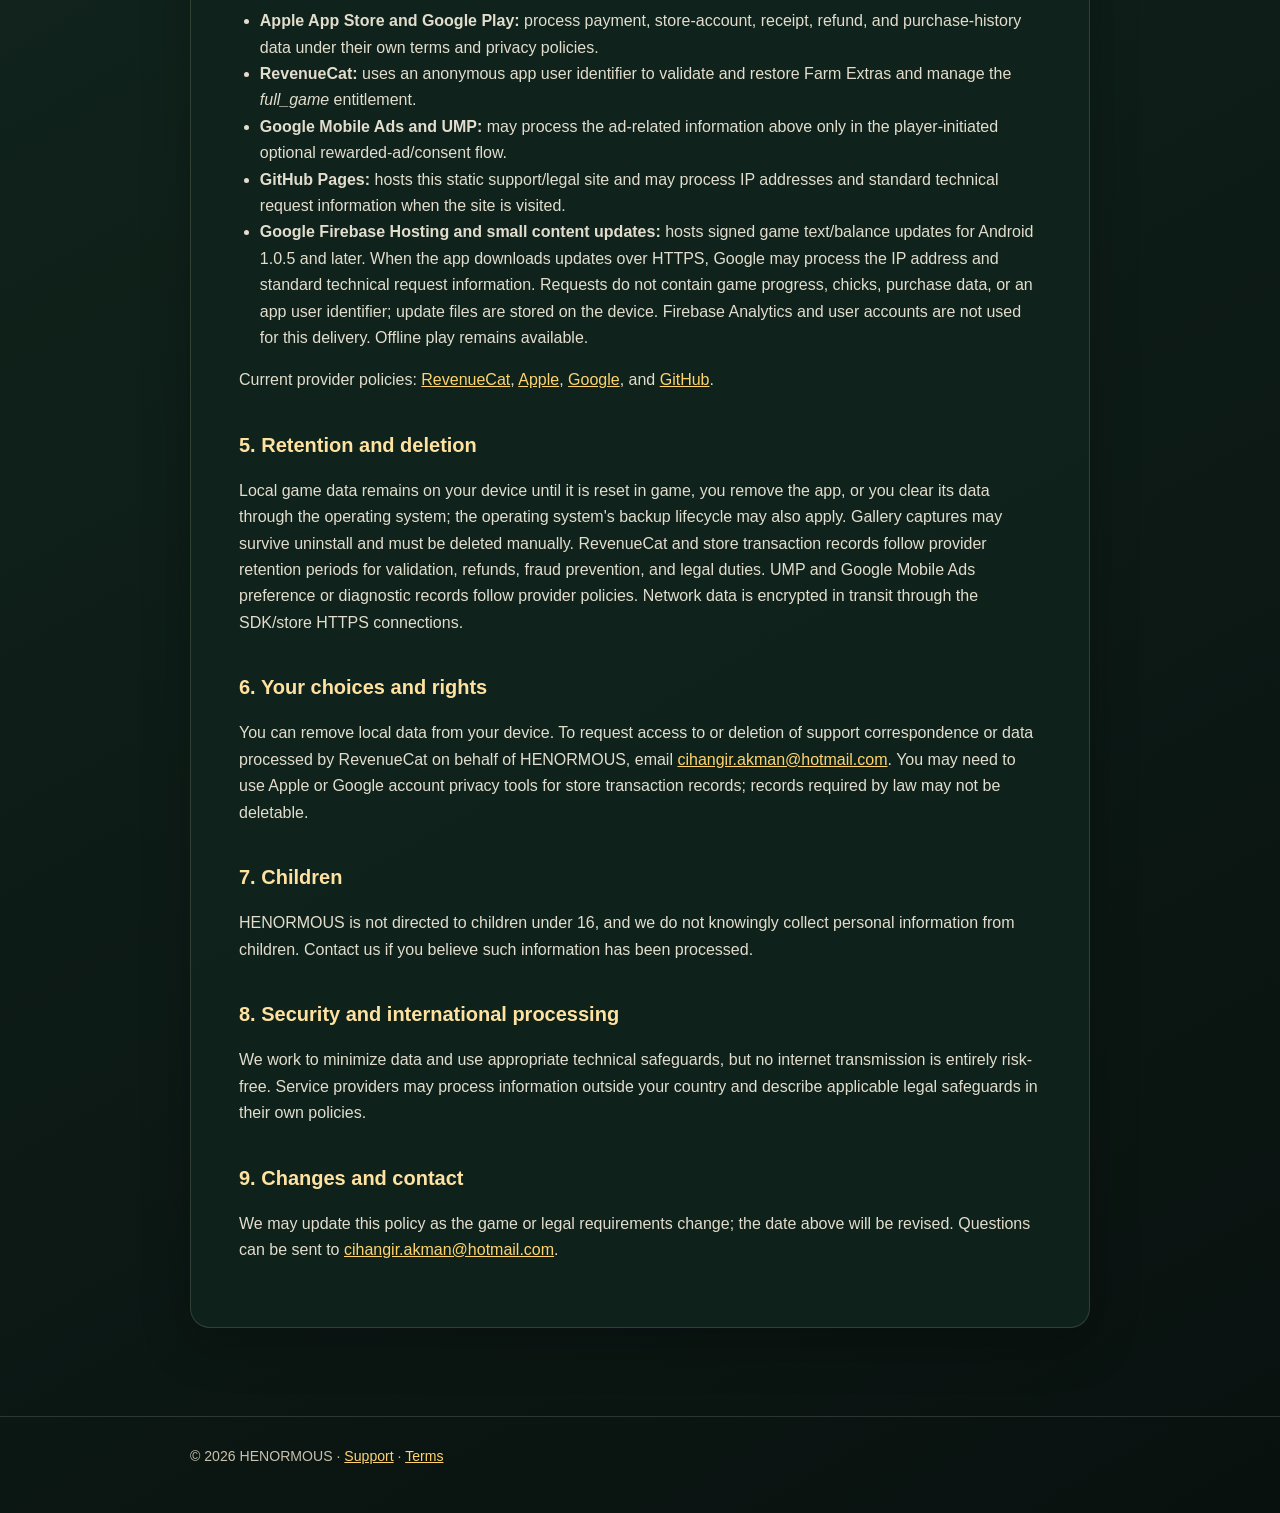
<file: privacy.html>
<!doctype html>
<html lang="tr">
<head>
  <meta charset="utf-8">
  <meta name="viewport" content="width=device-width, initial-scale=1">
  <meta name="description" content="HENORMOUS Gizlilik Politikası / Privacy Policy">
  <title>HENORMOUS — Gizlilik Politikası / Privacy Policy</title>
  <link rel="stylesheet" href="styles.css">
</head>
<body>
  <header>
    <nav class="shell" aria-label="Ana gezinme">
      <a class="brand" href="index.html">HENOR<span>MOUS</span></a>
      <div class="nav-links">
        <a href="game.html">Oyun / Game</a>
        <a href="index.html">Destek / Support</a>
        <a href="privacy.html" aria-current="page">Gizlilik / Privacy</a>
        <a href="terms.html">Koşullar / Terms</a>
      </div>
    </nav>
  </header>
  <main class="shell">
    <article id="turkce">
      <p class="eyebrow">Gizlilik Politikası</p>
      <h1>Veriniz yumurta kadar kırılgan değildir.</h1>
      <p class="meta">Son güncelleme: 8 Ekim 2026</p>
      <p class="notice"><strong>Kısa özet:</strong> HENORMOUS hesap gerektirmeyen tek oyunculu bir oyundur. Oyun ilerlemesi ve ayarlar cihazda tutulur. RevenueCat ve Apple/Google mağazaları, isteğe bağlı tek seferlik Çiftlik Ekstraları satın alımını doğrulamak ve geri yüklemek için satın alma geçmişini işler. Ücretsiz oyuncu yalnızca tamamlanan bir Horoz Baskını'ndan sonra kısa bir ek sahne için kişiselleştirilmemiş ödüllü reklam izlemeyi seçebilir. Zorunlu reklam yoktur ve Çiftlik Ekstraları sahipleri ek sahneleri reklam izlemeden alır.</p>

      <h2>1. Kapsam</h2>
      <p>Bu politika, HENORMOUS mobil oyunu ile bu destek sitesini kapsar. HENORMOUS bir kullanıcı hesabı oluşturmanızı istemez; sosyal özellik, sohbet, kullanıcı içeriği yükleme veya bulut kayıt hizmeti sunmaz.</p>

      <h2>2. İşlediğimiz bilgiler</h2>
      <ul>
        <li><strong>Cihazdaki oyun verileri:</strong> dil, ayarlar, skorlar, oturum toplamları, keşifler, malzeme miktarları, başarımlar, öğretici durumu, Horoz Baskını sayaçları ve ilgili zaman damgaları cihazda yerel olarak saklanır. Proje kodu bu ilerlemeyi bir sunucuya yüklemez.</li>
        <li><strong>Satın alma ve yetki bilgileri:</strong> Çiftlik Ekstraları satın alındığında veya geri yüklendiğinde Apple App Store ya da Google Play ile RevenueCat; ürün, işlem, makbuz/satın alma belirteci, iade ve yetki bilgilerini ve otomatik oluşturulan anonim RevenueCat uygulama kullanıcı kimliğini işleyebilir. Bu bilgiler satın alma ve geri yükleme işlevi, yetki doğrulama ve dolandırıcılığı önleme, güvenlik ve uyumluluk için toplanır. HENORMOUS bu satın alma geçmişini reklam amacıyla paylaşmaz.</li>
        <li><strong>İsteğe bağlı ödüllü reklam verileri:</strong> yalnızca uygun ücretsiz oyuncu, tamamlanan Horoz Baskını'ndan sonra <strong>Ödüllü Ek Sahneyi İzle</strong> seçeneğine dokunduğunda Google Mobile Ads ve Google Kullanıcı Mesajlaşma Platformu (UMP); yaklaşık konum, uygulama etkileşimleri, tanılama verileri ve cihaz veya diğer kimlikleri toplayabilir ve paylaşabilir. Amaçlar reklam veya pazarlama, analiz ve dolandırıcılığı önleme, güvenlik ve uyumluluktur. Oyuncu teklifi reddedip ücretsiz oyuna devam edebildiği için bu toplama isteğe bağlıdır.</li>
        <li><strong>Ekran görüntüleri:</strong> Photo Mode görüntüleri yalnız siz istediğinizde cihazınızda oluşturulur. Android'de bir kopya <code>Pictures/HENORMOUS</code> galerisine yazılabilir; iOS'ta sistem paylaşım ekranı açılır. Seçtiğiniz paylaşım uygulaması kendi politikasına tabidir ve HENORMOUS görüntüleri otomatik yüklemez.</li>
        <li><strong>Destek yazışmaları:</strong> bize e-posta gönderirseniz e-posta adresinizi ve isteyerek paylaştığınız içeriği talebinizi yanıtlamak için işleriz.</li>
      </ul>
      <p>HENORMOUS banner, geçiş, uygulama açılışı veya aktif oynanış sırasında reklam göstermez. Ödüllü reklam yalnızca oyuncu tarafından başlatılır; kapatmak, reddetmek, izin vermemek, çevrimdışı olmak veya reklam bulunamaması oyunu, skoru, kazanılmış ilerlemeyi ya da ücretsiz modları engellemez. Çiftlik Ekstraları sahipleri için reklam SDK'sı kullanılmadan ek sahne açılır.</p>
      <p>Ödüllü reklam istekleri <code>npa=1</code> ile kişiselleştirilmemiş olarak yapılandırılır; yayıncı birinci taraf kimliği ve yayıncı kişiselleştirmesi devre dışıdır. Bu ayarlar Google SDK'larının reklam sunumu, analiz, güvenlik, dolandırıcılığı önleme ve uyumluluk için cihaz veya reklam kimliklerini işleyemeyeceği anlamına gelmez. HENORMOUS çapraz uygulama takibine izin vermez ve proje kodu Apple ATT izni istemez. Unity Analytics, Unity Ads, Cloud Diagnostics, Unity Purchasing ve Performance Reporting proje ayarlarında devre dışıdır.</p>

      <h2>3. İzin ve gizlilik seçenekleri</h2>
      <p>Gereken bölgelerde UMP, reklam isteğinden önce izin bilgilerini günceller ve gerekli formu gösterir. UMP reklam isteğine izin vermiyorsa reklam yüklenmez. UMP gizlilik seçeneklerinin gerekli olduğunu bildirdiğinde Ayarlar ekranından <strong>Reklam Gizlilik Seçenekleri</strong> açılabilir. Tercih değişikliği önceki reklamı geçersiz kılar. İzin yönetimi kişiselleştirilmiş reklamı etkinleştirmez; HENORMOUS üretim reklam istekleri kişiselleştirilmemiştir.</p>

      <h2>4. Hizmet sağlayıcılar</h2>
      <ul>
        <li><strong>Apple App Store ve Google Play:</strong> ödemeyi, mağaza hesabını, makbuzları, iadeleri ve satın alma geçmişini kendi koşulları ve gizlilik politikaları uyarınca işler.</li>
        <li><strong>RevenueCat:</strong> anonim uygulama kullanıcı kimliği üzerinden Çiftlik Ekstraları satın alma doğrulaması, geri yükleme ve <em>full_game</em> yetki durumunu yönetir.</li>
        <li><strong>Google Mobile Ads ve UMP:</strong> yalnızca oyuncunun başlattığı isteğe bağlı ödüllü reklam/izin akışında yukarıdaki reklam verilerini işleyebilir.</li>
        <li><strong>GitHub Pages:</strong> bu statik destek/yasal siteyi barındırır; site ziyaretlerinde IP adresi ve standart teknik istek bilgileri işlenebilir.</li>
        <li><strong>Google Firebase Hosting ve küçük içerik güncellemeleri:</strong> Android 1.0.5 ve sonrasındaki imzalı oyun metni/denge güncellemelerini barındırır. Uygulama güncellemeleri HTTPS ile indirirken IP adresi ve standart teknik istek bilgileri Google tarafından işlenebilir. Bu istekler oyun ilerlemesini, civcivleri, satın alma verisini veya uygulama kullanıcı kimliğini içermez; güncelleme dosyaları cihazda saklanır. Firebase Analytics veya kullanıcı hesabı bu dağıtım için kullanılmaz. Çevrimdışı oyun devam eder.</li>
      </ul>
      <p>Hizmet sağlayıcıların güncel politikaları: <a href="https://www.revenuecat.com/privacy/">RevenueCat</a>, <a href="https://www.apple.com/legal/privacy/">Apple</a>, <a href="https://policies.google.com/privacy">Google</a> ve <a href="https://docs.github.com/en/site-policy/privacy-policies/github-general-privacy-statement">GitHub</a>.</p>

      <h2>5. Saklama ve silme</h2>
      <p>Yerel oyun verileri, oyun içinden sıfırlanana, uygulamayı silene veya işletim sistemi ayarlarından uygulama verilerini temizleyene kadar cihazda kalır; işletim sistemi yedekleme yaşam döngüsü ayrıca uygulanabilir. Galeriye kaydedilmiş görüntüler uygulamayı kaldırdıktan sonra kalabilir ve elle silinmelidir. RevenueCat ve mağaza işlem kayıtları, satın alma doğrulaması, iade, dolandırıcılığı önleme ve yasal yükümlülükler için sağlayıcıların saklama sürelerine tabidir. UMP ve Google Mobile Ads tercih veya tanılama kayıtları sağlayıcı politikalarına tabidir. Ağ verileri SDK/mağaza HTTPS bağlantılarıyla aktarım sırasında şifrelenir.</p>

      <h2>6. Tercihleriniz ve haklarınız</h2>
      <p>Yerel verileri cihazınızdan silebilirsiniz. Destek yazışmalarınıza veya RevenueCat tarafından HENORMOUS adına işlenen verilere ilişkin erişim ya da silme talebini <a href="mailto:cihangir.akman@hotmail.com">cihangir.akman@hotmail.com</a> adresine iletebilirsiniz. Mağaza işlem kayıtları için Apple veya Google hesabınızın gizlilik araçlarını kullanmanız gerekebilir; yasal olarak tutulması gereken kayıtlar silinemeyebilir.</p>

      <h2>7. Çocuklar</h2>
      <p>HENORMOUS 16 yaşından küçük çocuklara yönelik olarak tasarlanmamıştır ve bilerek çocuklardan kişisel bilgi toplamaz. Böyle bir veri işlendiğini düşünüyorsanız bizimle iletişime geçin.</p>

      <h2>8. Güvenlik ve uluslararası işleme</h2>
      <p>Veriyi sınırlı tutmak ve uygun teknik önlemleri kullanmak için çalışırız. İnternet üzerinden hiçbir aktarımın tamamen risksiz olmadığı unutulmamalıdır. Hizmet sağlayıcılar bilgileri bulunduğunuz ülke dışında işleyebilir ve uygun yasal korumaları kendi politikalarında açıklar.</p>

      <h2>9. Değişiklikler ve iletişim</h2>
      <p>Bu politikayı oyun veya yasal gereklilikler değiştiğinde güncelleyebiliriz; tarih bu sayfada yenilenir. Sorularınız için <a href="mailto:cihangir.akman@hotmail.com">cihangir.akman@hotmail.com</a> adresine yazabilirsiniz.</p>
    </article>

    <article id="english" lang="en">
      <p class="eyebrow">Privacy Policy</p>
      <h1>Your data is not treated like a fragile egg.</h1>
      <p class="meta">Last updated: October 8, 2026</p>
      <p class="notice"><strong>In short:</strong> HENORMOUS is an account-free single-player game. Game progress and settings stay on the device. RevenueCat and the Apple/Google stores process purchase history to validate and restore the optional one-time Farm Extras purchase. Only after a completed Rooster Raid may a free player choose one non-personalized rewarded ad for a short encore. There are no forced ads, and Farm Extras owners receive the encore without an ad.</p>

      <h2>1. Scope</h2>
      <p>This policy covers the HENORMOUS mobile game and this support site. HENORMOUS does not require a user account and does not provide social features, chat, user-content uploads, or cloud saves.</p>

      <h2>2. Information we process</h2>
      <ul>
        <li><strong>On-device game data:</strong> language, settings, scores, session totals, discoveries, ingredient quantities, achievements, tutorial state, Rooster Raid counters, and related timestamps are stored locally on your device. Project code does not upload this progress to a server.</li>
        <li><strong>Purchase and entitlement information:</strong> when Farm Extras is bought or restored, the Apple App Store or Google Play and RevenueCat may process product, transaction, receipt/purchase-token, refund, and entitlement information plus an automatically generated anonymous RevenueCat App User ID. This information is collected for purchase and restore functionality, entitlement validation, and fraud prevention, security, and compliance. HENORMOUS does not share this purchase history for advertising.</li>
        <li><strong>Optional rewarded-ad data:</strong> only when an eligible free player taps <strong>Watch Rewarded Encore</strong> after a completed Rooster Raid may Google Mobile Ads and Google's User Messaging Platform (UMP) collect and share approximate location, app interactions, diagnostics, and device or other identifiers. The purposes are advertising or marketing, analytics, and fraud prevention, security, and compliance. This collection is optional because the player can decline the offer and continue the free game.</li>
        <li><strong>Screenshots:</strong> Photo Mode images are created on your device only when you request them. On Android, a copy may be written to the <code>Pictures/HENORMOUS</code> gallery; on iOS, the system share sheet opens. Any destination you select follows its own policy, and HENORMOUS does not upload captures automatically.</li>
        <li><strong>Support correspondence:</strong> if you email us, we process your email address and the information you choose to provide so we can respond.</li>
      </ul>
      <p>HENORMOUS does not show banners, interstitials, app-open ads, or ads during active gameplay. The rewarded ad is player-initiated; closing or declining it, denying consent, being offline, or receiving no fill never blocks the game, score, earned progress, or free modes. Farm Extras owners receive the encore without using the ads SDK.</p>
      <p>Rewarded requests are configured as non-personalized with <code>npa=1</code>; publisher first-party ID and publisher personalization are disabled. These settings do not mean that Google SDKs cannot process device or advertising identifiers for ad delivery, analytics, security, fraud prevention, and compliance. HENORMOUS does not authorize cross-app tracking, and project code does not request Apple ATT permission. Unity Analytics, Unity Ads, Cloud Diagnostics, Unity Purchasing, and Performance Reporting are disabled in project settings.</p>

      <h2>3. Consent and privacy options</h2>
      <p>Where required, UMP updates consent information and shows any required form before an ad request. If UMP does not allow an ad request, no ad is loaded. When UMP reports that privacy options are required, <strong>Ads Privacy Options</strong> is available in Settings. Changing a choice invalidates any previous ad. Consent management does not enable personalized ads; HENORMOUS production ad requests remain non-personalized.</p>

      <h2>4. Service providers</h2>
      <ul>
        <li><strong>Apple App Store and Google Play:</strong> process payment, store-account, receipt, refund, and purchase-history data under their own terms and privacy policies.</li>
        <li><strong>RevenueCat:</strong> uses an anonymous app user identifier to validate and restore Farm Extras and manage the <em>full_game</em> entitlement.</li>
        <li><strong>Google Mobile Ads and UMP:</strong> may process the ad-related information above only in the player-initiated optional rewarded-ad/consent flow.</li>
        <li><strong>GitHub Pages:</strong> hosts this static support/legal site and may process IP addresses and standard technical request information when the site is visited.</li>
        <li><strong>Google Firebase Hosting and small content updates:</strong> hosts signed game text/balance updates for Android 1.0.5 and later. When the app downloads updates over HTTPS, Google may process the IP address and standard technical request information. Requests do not contain game progress, chicks, purchase data, or an app user identifier; update files are stored on the device. Firebase Analytics and user accounts are not used for this delivery. Offline play remains available.</li>
      </ul>
      <p>Current provider policies: <a href="https://www.revenuecat.com/privacy/">RevenueCat</a>, <a href="https://www.apple.com/legal/privacy/">Apple</a>, <a href="https://policies.google.com/privacy">Google</a>, and <a href="https://docs.github.com/en/site-policy/privacy-policies/github-general-privacy-statement">GitHub</a>.</p>

      <h2>5. Retention and deletion</h2>
      <p>Local game data remains on your device until it is reset in game, you remove the app, or you clear its data through the operating system; the operating system's backup lifecycle may also apply. Gallery captures may survive uninstall and must be deleted manually. RevenueCat and store transaction records follow provider retention periods for validation, refunds, fraud prevention, and legal duties. UMP and Google Mobile Ads preference or diagnostic records follow provider policies. Network data is encrypted in transit through the SDK/store HTTPS connections.</p>

      <h2>6. Your choices and rights</h2>
      <p>You can remove local data from your device. To request access to or deletion of support correspondence or data processed by RevenueCat on behalf of HENORMOUS, email <a href="mailto:cihangir.akman@hotmail.com">cihangir.akman@hotmail.com</a>. You may need to use Apple or Google account privacy tools for store transaction records; records required by law may not be deletable.</p>

      <h2>7. Children</h2>
      <p>HENORMOUS is not directed to children under 16, and we do not knowingly collect personal information from children. Contact us if you believe such information has been processed.</p>

      <h2>8. Security and international processing</h2>
      <p>We work to minimize data and use appropriate technical safeguards, but no internet transmission is entirely risk-free. Service providers may process information outside your country and describe applicable legal safeguards in their own policies.</p>

      <h2>9. Changes and contact</h2>
      <p>We may update this policy as the game or legal requirements change; the date above will be revised. Questions can be sent to <a href="mailto:cihangir.akman@hotmail.com">cihangir.akman@hotmail.com</a>.</p>
    </article>
  </main>
  <footer><div class="shell">© 2026 HENORMOUS · <a href="index.html">Support</a> · <a href="terms.html">Terms</a></div></footer>
</body>
</html>
</file>
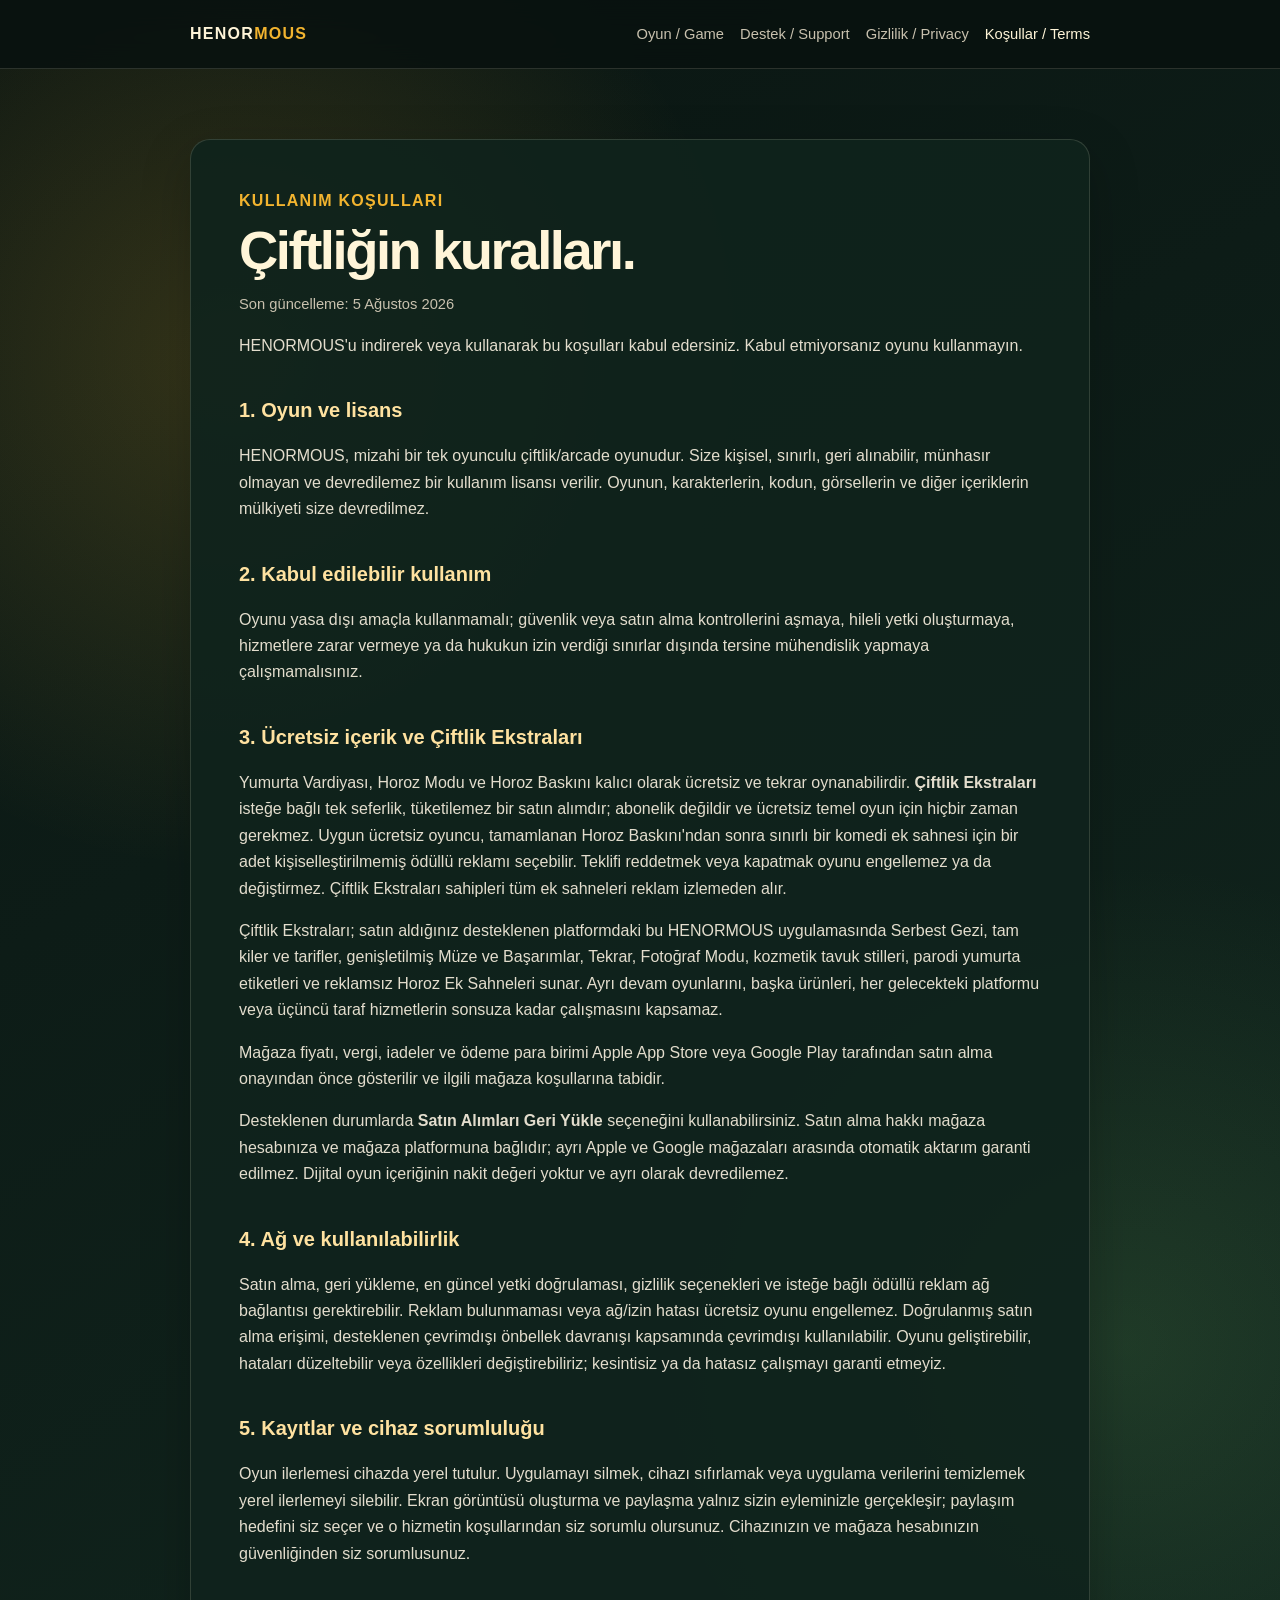
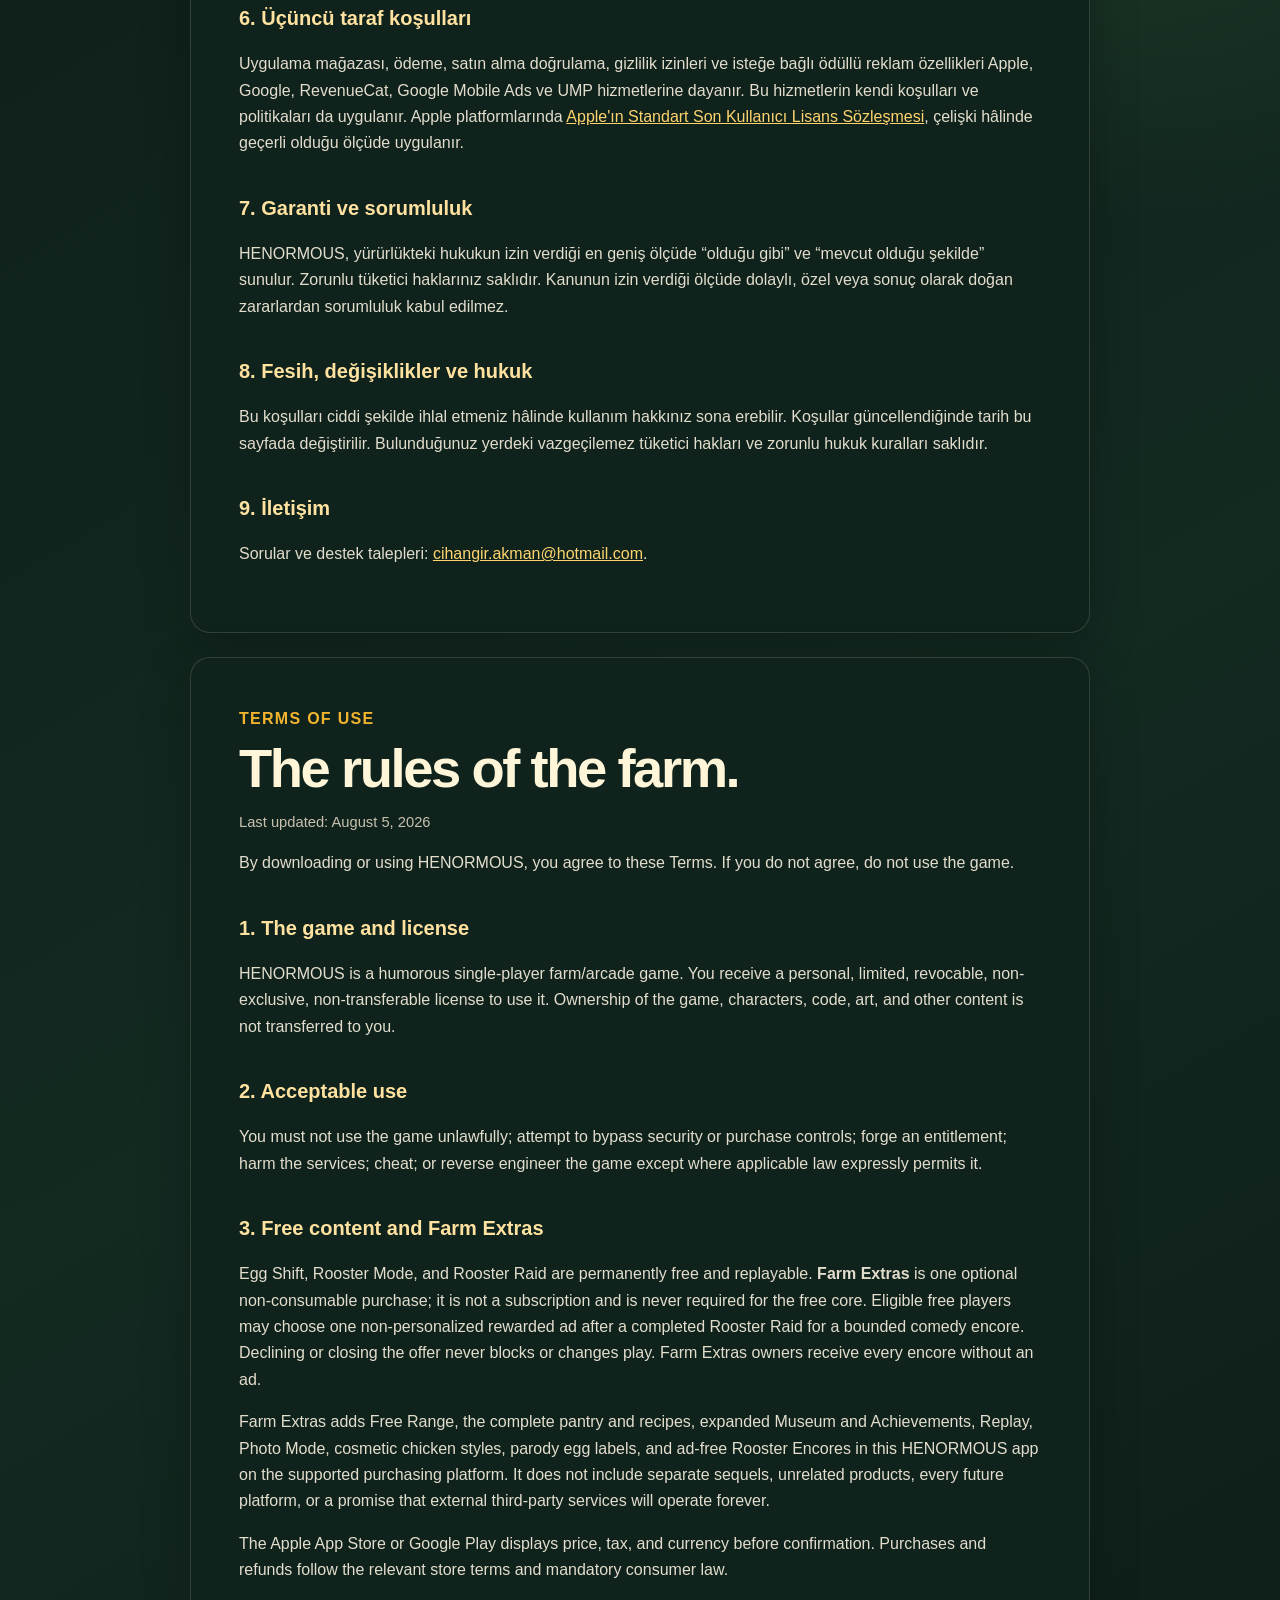
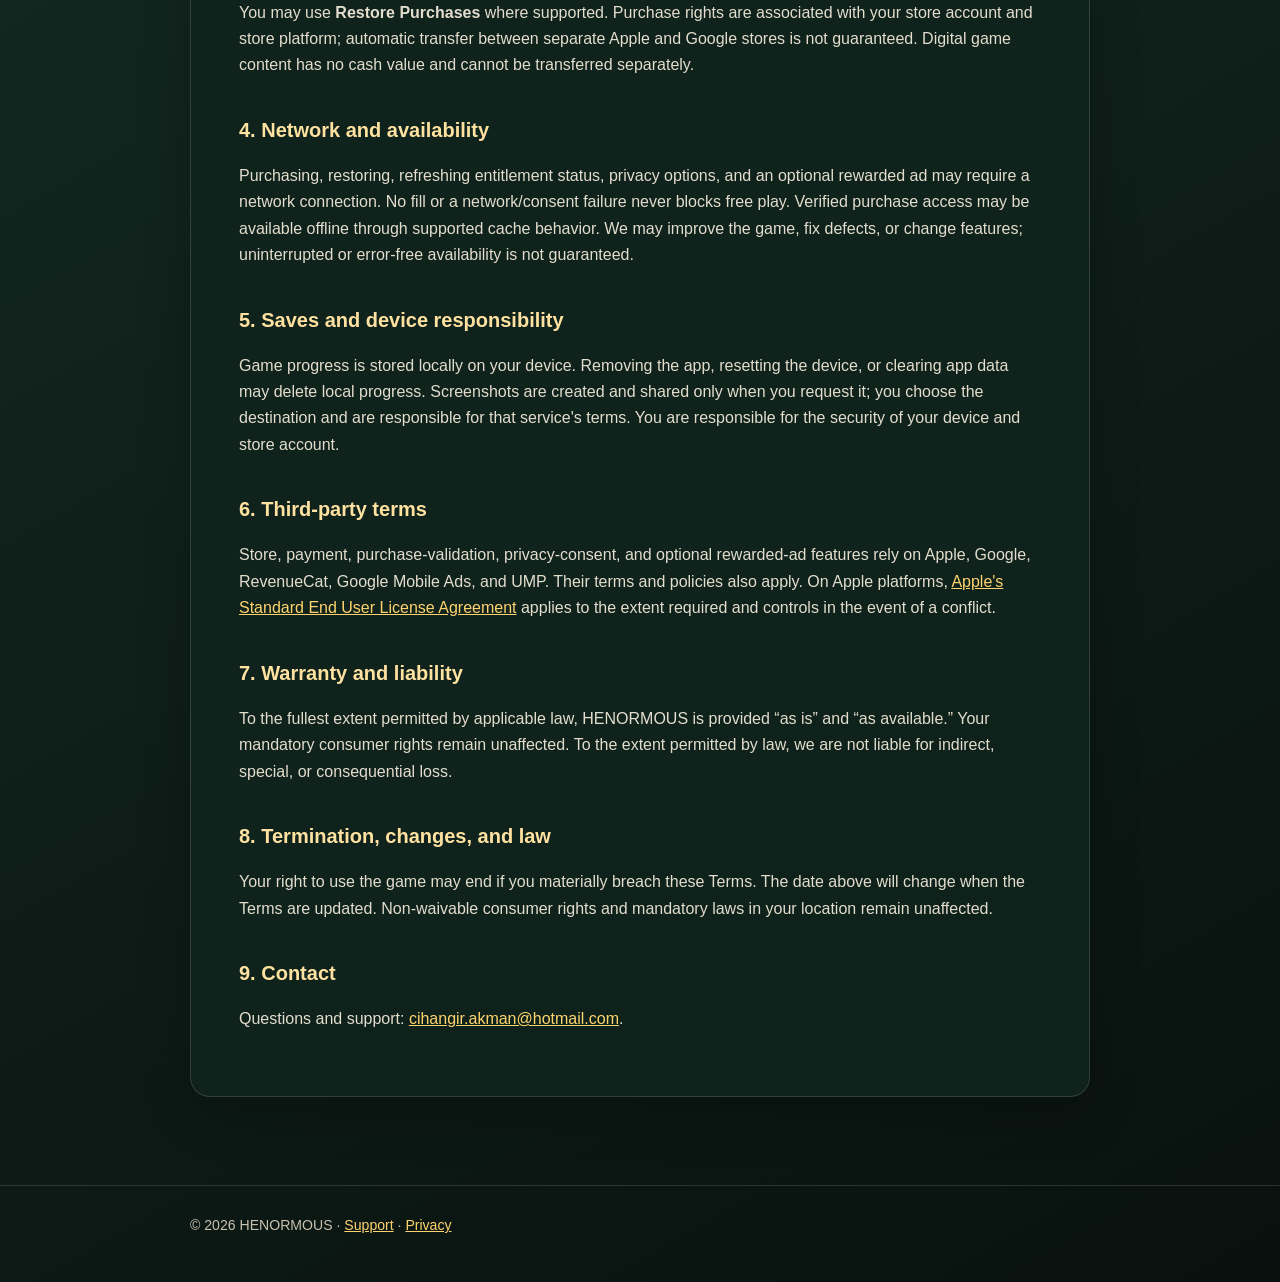
<file: terms.html>
<!doctype html>
<html lang="tr">
<head>
  <meta charset="utf-8">
  <meta name="viewport" content="width=device-width, initial-scale=1">
  <meta name="description" content="HENORMOUS Kullanım Koşulları / Terms of Use">
  <title>HENORMOUS — Kullanım Koşulları / Terms of Use</title>
  <link rel="stylesheet" href="styles.css">
</head>
<body>
  <header>
    <nav class="shell" aria-label="Ana gezinme">
      <a class="brand" href="index.html">HENOR<span>MOUS</span></a>
      <div class="nav-links">
        <a href="game.html">Oyun / Game</a>
        <a href="index.html">Destek / Support</a>
        <a href="privacy.html">Gizlilik / Privacy</a>
        <a href="terms.html" aria-current="page">Koşullar / Terms</a>
      </div>
    </nav>
  </header>
  <main class="shell">
    <article id="turkce">
      <p class="eyebrow">Kullanım Koşulları</p>
      <h1>Çiftliğin kuralları.</h1>
      <p class="meta">Son güncelleme: 5 Ağustos 2026</p>
      <p>HENORMOUS'u indirerek veya kullanarak bu koşulları kabul edersiniz. Kabul etmiyorsanız oyunu kullanmayın.</p>

      <h2>1. Oyun ve lisans</h2>
      <p>HENORMOUS, mizahi bir tek oyunculu çiftlik/arcade oyunudur. Size kişisel, sınırlı, geri alınabilir, münhasır olmayan ve devredilemez bir kullanım lisansı verilir. Oyunun, karakterlerin, kodun, görsellerin ve diğer içeriklerin mülkiyeti size devredilmez.</p>

      <h2>2. Kabul edilebilir kullanım</h2>
      <p>Oyunu yasa dışı amaçla kullanmamalı; güvenlik veya satın alma kontrollerini aşmaya, hileli yetki oluşturmaya, hizmetlere zarar vermeye ya da hukukun izin verdiği sınırlar dışında tersine mühendislik yapmaya çalışmamalısınız.</p>

      <h2>3. Ücretsiz içerik ve Çiftlik Ekstraları</h2>
      <p>Yumurta Vardiyası, Horoz Modu ve Horoz Baskını kalıcı olarak ücretsiz ve tekrar oynanabilirdir. <strong>Çiftlik Ekstraları</strong> isteğe bağlı tek seferlik, tüketilemez bir satın alımdır; abonelik değildir ve ücretsiz temel oyun için hiçbir zaman gerekmez. Uygun ücretsiz oyuncu, tamamlanan Horoz Baskını'ndan sonra sınırlı bir komedi ek sahnesi için bir adet kişiselleştirilmemiş ödüllü reklamı seçebilir. Teklifi reddetmek veya kapatmak oyunu engellemez ya da değiştirmez. Çiftlik Ekstraları sahipleri tüm ek sahneleri reklam izlemeden alır.</p>
      <p>Çiftlik Ekstraları; satın aldığınız desteklenen platformdaki bu HENORMOUS uygulamasında Serbest Gezi, tam kiler ve tarifler, genişletilmiş Müze ve Başarımlar, Tekrar, Fotoğraf Modu, kozmetik tavuk stilleri, parodi yumurta etiketleri ve reklamsız Horoz Ek Sahneleri sunar. Ayrı devam oyunlarını, başka ürünleri, her gelecekteki platformu veya üçüncü taraf hizmetlerin sonsuza kadar çalışmasını kapsamaz.</p>
      <p>Mağaza fiyatı, vergi, iadeler ve ödeme para birimi Apple App Store veya Google Play tarafından satın alma onayından önce gösterilir ve ilgili mağaza koşullarına tabidir.</p>
      <p>Desteklenen durumlarda <strong>Satın Alımları Geri Yükle</strong> seçeneğini kullanabilirsiniz. Satın alma hakkı mağaza hesabınıza ve mağaza platformuna bağlıdır; ayrı Apple ve Google mağazaları arasında otomatik aktarım garanti edilmez. Dijital oyun içeriğinin nakit değeri yoktur ve ayrı olarak devredilemez.</p>

      <h2>4. Ağ ve kullanılabilirlik</h2>
      <p>Satın alma, geri yükleme, en güncel yetki doğrulaması, gizlilik seçenekleri ve isteğe bağlı ödüllü reklam ağ bağlantısı gerektirebilir. Reklam bulunmaması veya ağ/izin hatası ücretsiz oyunu engellemez. Doğrulanmış satın alma erişimi, desteklenen çevrimdışı önbellek davranışı kapsamında çevrimdışı kullanılabilir. Oyunu geliştirebilir, hataları düzeltebilir veya özellikleri değiştirebiliriz; kesintisiz ya da hatasız çalışmayı garanti etmeyiz.</p>

      <h2>5. Kayıtlar ve cihaz sorumluluğu</h2>
      <p>Oyun ilerlemesi cihazda yerel tutulur. Uygulamayı silmek, cihazı sıfırlamak veya uygulama verilerini temizlemek yerel ilerlemeyi silebilir. Ekran görüntüsü oluşturma ve paylaşma yalnız sizin eyleminizle gerçekleşir; paylaşım hedefini siz seçer ve o hizmetin koşullarından siz sorumlu olursunuz. Cihazınızın ve mağaza hesabınızın güvenliğinden siz sorumlusunuz.</p>

      <h2>6. Üçüncü taraf koşulları</h2>
      <p>Uygulama mağazası, ödeme, satın alma doğrulama, gizlilik izinleri ve isteğe bağlı ödüllü reklam özellikleri Apple, Google, RevenueCat, Google Mobile Ads ve UMP hizmetlerine dayanır. Bu hizmetlerin kendi koşulları ve politikaları da uygulanır. Apple platformlarında <a href="https://www.apple.com/legal/internet-services/itunes/dev/stdeula/">Apple'ın Standart Son Kullanıcı Lisans Sözleşmesi</a>, çelişki hâlinde geçerli olduğu ölçüde uygulanır.</p>

      <h2>7. Garanti ve sorumluluk</h2>
      <p>HENORMOUS, yürürlükteki hukukun izin verdiği en geniş ölçüde “olduğu gibi” ve “mevcut olduğu şekilde” sunulur. Zorunlu tüketici haklarınız saklıdır. Kanunun izin verdiği ölçüde dolaylı, özel veya sonuç olarak doğan zararlardan sorumluluk kabul edilmez.</p>

      <h2>8. Fesih, değişiklikler ve hukuk</h2>
      <p>Bu koşulları ciddi şekilde ihlal etmeniz hâlinde kullanım hakkınız sona erebilir. Koşullar güncellendiğinde tarih bu sayfada değiştirilir. Bulunduğunuz yerdeki vazgeçilemez tüketici hakları ve zorunlu hukuk kuralları saklıdır.</p>

      <h2>9. İletişim</h2>
      <p>Sorular ve destek talepleri: <a href="mailto:cihangir.akman@hotmail.com">cihangir.akman@hotmail.com</a>.</p>
    </article>

    <article id="english" lang="en">
      <p class="eyebrow">Terms of Use</p>
      <h1>The rules of the farm.</h1>
      <p class="meta">Last updated: August 5, 2026</p>
      <p>By downloading or using HENORMOUS, you agree to these Terms. If you do not agree, do not use the game.</p>

      <h2>1. The game and license</h2>
      <p>HENORMOUS is a humorous single-player farm/arcade game. You receive a personal, limited, revocable, non-exclusive, non-transferable license to use it. Ownership of the game, characters, code, art, and other content is not transferred to you.</p>

      <h2>2. Acceptable use</h2>
      <p>You must not use the game unlawfully; attempt to bypass security or purchase controls; forge an entitlement; harm the services; cheat; or reverse engineer the game except where applicable law expressly permits it.</p>

      <h2>3. Free content and Farm Extras</h2>
      <p>Egg Shift, Rooster Mode, and Rooster Raid are permanently free and replayable. <strong>Farm Extras</strong> is one optional non-consumable purchase; it is not a subscription and is never required for the free core. Eligible free players may choose one non-personalized rewarded ad after a completed Rooster Raid for a bounded comedy encore. Declining or closing the offer never blocks or changes play. Farm Extras owners receive every encore without an ad.</p>
      <p>Farm Extras adds Free Range, the complete pantry and recipes, expanded Museum and Achievements, Replay, Photo Mode, cosmetic chicken styles, parody egg labels, and ad-free Rooster Encores in this HENORMOUS app on the supported purchasing platform. It does not include separate sequels, unrelated products, every future platform, or a promise that external third-party services will operate forever.</p>
      <p>The Apple App Store or Google Play displays price, tax, and currency before confirmation. Purchases and refunds follow the relevant store terms and mandatory consumer law.</p>
      <p>You may use <strong>Restore Purchases</strong> where supported. Purchase rights are associated with your store account and store platform; automatic transfer between separate Apple and Google stores is not guaranteed. Digital game content has no cash value and cannot be transferred separately.</p>

      <h2>4. Network and availability</h2>
      <p>Purchasing, restoring, refreshing entitlement status, privacy options, and an optional rewarded ad may require a network connection. No fill or a network/consent failure never blocks free play. Verified purchase access may be available offline through supported cache behavior. We may improve the game, fix defects, or change features; uninterrupted or error-free availability is not guaranteed.</p>

      <h2>5. Saves and device responsibility</h2>
      <p>Game progress is stored locally on your device. Removing the app, resetting the device, or clearing app data may delete local progress. Screenshots are created and shared only when you request it; you choose the destination and are responsible for that service's terms. You are responsible for the security of your device and store account.</p>

      <h2>6. Third-party terms</h2>
      <p>Store, payment, purchase-validation, privacy-consent, and optional rewarded-ad features rely on Apple, Google, RevenueCat, Google Mobile Ads, and UMP. Their terms and policies also apply. On Apple platforms, <a href="https://www.apple.com/legal/internet-services/itunes/dev/stdeula/">Apple's Standard End User License Agreement</a> applies to the extent required and controls in the event of a conflict.</p>

      <h2>7. Warranty and liability</h2>
      <p>To the fullest extent permitted by applicable law, HENORMOUS is provided “as is” and “as available.” Your mandatory consumer rights remain unaffected. To the extent permitted by law, we are not liable for indirect, special, or consequential loss.</p>

      <h2>8. Termination, changes, and law</h2>
      <p>Your right to use the game may end if you materially breach these Terms. The date above will change when the Terms are updated. Non-waivable consumer rights and mandatory laws in your location remain unaffected.</p>

      <h2>9. Contact</h2>
      <p>Questions and support: <a href="mailto:cihangir.akman@hotmail.com">cihangir.akman@hotmail.com</a>.</p>
    </article>
  </main>
  <footer><div class="shell">© 2026 HENORMOUS · <a href="index.html">Support</a> · <a href="privacy.html">Privacy</a></div></footer>
</body>
</html>
</file>
<file: styles.css>
:root {
  color-scheme: dark;
  --ink: #fff5d8;
  --muted: #c8c1ae;
  --panel: rgba(16, 35, 29, 0.92);
  --panel-soft: rgba(30, 62, 48, 0.68);
  --line: rgba(255, 245, 216, 0.14);
  --gold: #f2b42f;
  --green: #5f9856;
  --red: #cf4a35;
}

* { box-sizing: border-box; }

html { scroll-behavior: smooth; }

body {
  margin: 0;
  min-height: 100vh;
  color: var(--ink);
  background:
    radial-gradient(circle at 18% 8%, rgba(242, 180, 47, 0.18), transparent 32rem),
    radial-gradient(circle at 88% 30%, rgba(95, 152, 86, 0.2), transparent 30rem),
    linear-gradient(150deg, #0a1512 0%, #132a21 55%, #09110f 100%);
  font-family: -apple-system, BlinkMacSystemFont, "Segoe UI", sans-serif;
  line-height: 1.65;
}

a { color: #ffd46e; }
a:hover { color: #ffe8ae; }

.shell { width: min(900px, calc(100% - 32px)); margin: 0 auto; }

header {
  position: sticky;
  top: 0;
  z-index: 10;
  border-bottom: 1px solid var(--line);
  background: rgba(8, 18, 15, 0.88);
  backdrop-filter: blur(14px);
}

nav {
  min-height: 68px;
  display: flex;
  align-items: center;
  justify-content: space-between;
  gap: 18px;
}

.brand {
  color: var(--ink);
  font-weight: 900;
  letter-spacing: 0.08em;
  text-decoration: none;
}

.brand span { color: var(--gold); }

.nav-links { display: flex; flex-wrap: wrap; gap: 16px; }
.nav-links a { color: var(--muted); text-decoration: none; font-size: 0.92rem; }
.nav-links a[aria-current="page"], .nav-links a:hover { color: var(--ink); }

main { padding: 70px 0 88px; }

.hero {
  padding: 42px;
  border: 1px solid var(--line);
  border-radius: 26px;
  background: linear-gradient(145deg, rgba(33, 68, 52, 0.94), rgba(13, 29, 24, 0.94));
  box-shadow: 0 28px 80px rgba(0, 0, 0, 0.34);
}

.eyebrow { margin: 0 0 10px; color: var(--gold); font-weight: 800; letter-spacing: 0.08em; text-transform: uppercase; }
h1 { max-width: 760px; margin: 0; font-size: clamp(2.2rem, 7vw, 4.7rem); line-height: 0.98; letter-spacing: -0.045em; }
.lede { max-width: 700px; margin: 22px 0 0; color: var(--muted); font-size: 1.1rem; }

.grid { display: grid; grid-template-columns: repeat(auto-fit, minmax(210px, 1fr)); gap: 18px; margin-top: 24px; }
.card, article {
  border: 1px solid var(--line);
  border-radius: 20px;
  background: var(--panel);
  box-shadow: 0 16px 50px rgba(0, 0, 0, 0.22);
}
.card { padding: 24px; text-decoration: none; color: var(--ink); }
.card:hover { transform: translateY(-2px); border-color: rgba(242, 180, 47, 0.48); }
.card strong { display: block; font-size: 1.12rem; }
.card span { display: block; margin-top: 8px; color: var(--muted); font-size: 0.93rem; }

article { padding: clamp(24px, 5vw, 48px); }
article + article { margin-top: 24px; }
article h1 { font-size: clamp(2rem, 6vw, 3.4rem); }
h2 { margin: 2.2rem 0 0.7rem; color: #ffe2a0; font-size: 1.25rem; }
h3 { margin: 1.4rem 0 0.5rem; font-size: 1.05rem; }
p, li { color: #e3ddcd; }
ul { padding-left: 1.3rem; }
.meta { color: var(--muted); font-size: 0.92rem; }
.notice { margin: 24px 0; padding: 18px 20px; border-left: 4px solid var(--gold); border-radius: 10px; background: var(--panel-soft); }
.lang-switch { display: flex; gap: 10px; margin: 24px 0 0; }
.pill { display: inline-flex; padding: 8px 13px; border: 1px solid var(--line); border-radius: 999px; text-decoration: none; }

footer { padding: 28px 0 44px; border-top: 1px solid var(--line); color: var(--muted); font-size: 0.88rem; }

@media (max-width: 700px) {
  nav { align-items: flex-start; flex-direction: column; padding: 16px 0; }
  .grid { grid-template-columns: 1fr; }
  .hero { padding: 28px 24px; }
  main { padding-top: 34px; }
}

@media (prefers-reduced-motion: no-preference) {
  .card { transition: transform 160ms ease, border-color 160ms ease; }
}

/* Official game and marketing page */
.marketing-page {
  --sky: #a9dbed;
  --grass: #5d9b47;
  --deep-green: #0d281f;
  --sun: #ffc128;
  --orange: #e86b2e;
  --cream: #fff3d3;
  overflow-x: hidden;
  background:
    radial-gradient(circle at 12% -2%, rgba(255, 193, 40, 0.26), transparent 28rem),
    radial-gradient(circle at 88% 22%, rgba(81, 176, 153, 0.2), transparent 30rem),
    #0a1712;
}

.marketing-page .shell { width: min(1180px, calc(100% - 40px)); }
.marketing-page header { border-bottom-color: rgba(255, 243, 211, 0.11); }
.marketing-page nav { min-height: 76px; }
.marketing-page .brand { font-size: 1.05rem; }
.marketing-page .nav-links { justify-content: center; }

.locale-picker {
  display: inline-flex;
  gap: 4px;
  padding: 4px;
  border: 1px solid var(--line);
  border-radius: 999px;
  background: rgba(255, 255, 255, 0.035);
}

.locale-picker button {
  min-width: 40px;
  min-height: 34px;
  padding: 0 10px;
  border: 0;
  border-radius: 999px;
  color: var(--muted);
  background: transparent;
  font: inherit;
  font-size: 0.78rem;
  font-weight: 800;
  cursor: pointer;
}

.locale-picker button[aria-pressed="true"] { color: #152019; background: var(--sun); }

.marketing-page main { padding: 0 0 100px; }

.marketing-hero {
  display: grid;
  grid-template-columns: minmax(0, 0.88fr) minmax(500px, 1.35fr);
  align-items: center;
  gap: 42px;
  min-height: 760px;
  padding-top: 70px;
  padding-bottom: 70px;
}

.hero-copy { position: relative; z-index: 2; }
.hero-copy::before {
  content: "";
  position: absolute;
  z-index: -1;
  inset: -80px -120px -80px -200px;
  background: radial-gradient(circle at 52% 48%, rgba(255, 193, 40, 0.15), transparent 62%);
  pointer-events: none;
}

.wordmark {
  display: block;
  width: min(100%, 470px);
  height: auto;
  margin: 0 0 22px;
  filter: drop-shadow(0 14px 28px rgba(0, 0, 0, 0.26));
}

.marketing-page h1 {
  max-width: 560px;
  font-size: clamp(2.45rem, 5vw, 5.2rem);
  line-height: 0.96;
}

.marketing-page h2 {
  margin: 0;
  color: var(--cream);
  font-size: clamp(2rem, 4.8vw, 4.5rem);
  line-height: 0.98;
  letter-spacing: -0.045em;
}

.marketing-page h3 { font-size: 1.35rem; }

.hero-lede {
  max-width: 570px;
  margin: 24px 0 0;
  color: #e3ddcd;
  font-size: clamp(1rem, 1.6vw, 1.2rem);
  line-height: 1.65;
}

.hero-actions { display: flex; flex-wrap: wrap; gap: 12px; margin-top: 30px; }
.button {
  display: inline-flex;
  align-items: center;
  justify-content: center;
  min-height: 52px;
  padding: 0 20px;
  border: 1px solid rgba(255, 243, 211, 0.16);
  border-radius: 14px;
  color: var(--cream);
  text-decoration: none;
  font-weight: 800;
  box-shadow: 0 12px 30px rgba(0, 0, 0, 0.18);
}
.button:hover { color: #172218; transform: translateY(-2px); }
.button-primary { border-color: transparent; color: #172218; background: var(--sun); }
.button-secondary { background: rgba(255, 255, 255, 0.06); backdrop-filter: blur(12px); }
.button-secondary:hover { color: var(--cream); background: rgba(255, 255, 255, 0.11); }

.platform-row { display: flex; flex-wrap: wrap; gap: 8px; margin-top: 24px; }
.platform-row span {
  padding: 6px 10px;
  border: 1px solid rgba(255, 243, 211, 0.12);
  border-radius: 8px;
  color: #bfc8bf;
  background: rgba(5, 15, 11, 0.58);
  font-size: 0.76rem;
  font-weight: 750;
  letter-spacing: 0.04em;
  text-transform: uppercase;
}

.hero-shot {
  position: relative;
  margin: 0;
  transform: rotate(1.3deg);
}
.hero-shot::before {
  content: "";
  position: absolute;
  inset: -14px;
  z-index: -1;
  border: 1px solid rgba(255, 193, 40, 0.45);
  border-radius: 34px;
  transform: rotate(-2.3deg);
  background: rgba(255, 193, 40, 0.06);
}
.hero-shot img,
.story-image img,
.gallery img {
  display: block;
  width: 100%;
  height: auto;
  border: 1px solid rgba(255, 243, 211, 0.18);
  border-radius: 24px;
  box-shadow: 0 34px 80px rgba(0, 0, 0, 0.42);
}
.hero-shot figcaption {
  position: absolute;
  right: 22px;
  bottom: 20px;
  max-width: calc(100% - 44px);
  padding: 8px 12px;
  border-radius: 10px;
  color: #fff2ce;
  background: rgba(7, 20, 15, 0.78);
  backdrop-filter: blur(10px);
  font-size: 0.82rem;
  font-weight: 700;
}

.marquee {
  overflow: hidden;
  border-block: 1px solid rgba(255, 243, 211, 0.1);
  background: var(--sun);
  transform: rotate(-1deg) scale(1.02);
}
.marquee div {
  display: flex;
  justify-content: center;
  gap: 28px;
  min-width: max-content;
  padding: 17px 24px;
  color: #172218;
  font-size: clamp(0.78rem, 1.8vw, 1.05rem);
  font-weight: 950;
  letter-spacing: 0.075em;
}

.feature-intro { padding-top: 140px; padding-bottom: 120px; }
.feature-intro > h2 { max-width: 900px; }
.feature-intro > p:not(.eyebrow) { max-width: 760px; margin: 26px 0 0; font-size: 1.1rem; }
.feature-grid { display: grid; grid-template-columns: repeat(3, 1fr); gap: 18px; margin-top: 50px; }
.feature-card {
  min-height: 280px;
  padding: 30px;
  border-radius: 22px;
  background:
    linear-gradient(155deg, rgba(38, 82, 62, 0.95), rgba(12, 34, 26, 0.96)),
    var(--panel);
}
.feature-card:nth-child(2) { background: linear-gradient(155deg, rgba(101, 55, 26, 0.96), rgba(39, 21, 13, 0.96)); }
.feature-card:nth-child(3) { background: linear-gradient(155deg, rgba(47, 78, 102, 0.96), rgba(16, 29, 40, 0.96)); }
.feature-card h3 { margin-top: 54px; margin-bottom: 12px; color: var(--cream); }
.feature-card p { margin: 0; color: #d3d6cd; }
.feature-number { color: var(--sun); font-size: 0.8rem; font-weight: 900; letter-spacing: 0.13em; }

.story-row {
  display: grid;
  grid-template-columns: minmax(0, 1.4fr) minmax(280px, 0.72fr);
  align-items: center;
  gap: clamp(32px, 6vw, 84px);
  padding-top: 70px;
  padding-bottom: 100px;
}
.story-row-reverse { grid-template-columns: minmax(280px, 0.72fr) minmax(0, 1.4fr); }
.story-row-reverse .story-image { order: 2; }
.story-image { position: relative; margin: 0; }
.story-image::after {
  content: "";
  position: absolute;
  inset: auto 10% -22px;
  height: 35px;
  border-radius: 50%;
  background: rgba(0, 0, 0, 0.38);
  filter: blur(20px);
  z-index: -1;
}
.story-copy h2 { font-size: clamp(2rem, 4vw, 3.8rem); }
.story-copy > p:not(.eyebrow) { margin-top: 22px; font-size: 1.05rem; }

.gallery-section { padding-top: 100px; padding-bottom: 130px; }
.gallery-heading { display: grid; grid-template-columns: 1fr 0.7fr; align-items: end; gap: 60px; margin-bottom: 42px; }
.gallery-heading > p { margin: 0; font-size: 1.05rem; }
.gallery { display: grid; grid-template-columns: 1fr 1fr; gap: 22px; }
.gallery figure { position: relative; margin: 0; }
.gallery figcaption {
  position: absolute;
  left: 18px;
  bottom: 18px;
  padding: 8px 12px;
  border-radius: 10px;
  color: var(--cream);
  background: rgba(6, 18, 13, 0.82);
  font-size: 0.86rem;
  font-weight: 800;
  backdrop-filter: blur(10px);
}

.promise-section {
  display: grid;
  grid-template-columns: 220px 1fr;
  align-items: center;
  gap: 48px;
  padding-top: 54px;
  padding-bottom: 54px;
  border-top: 1px solid rgba(255, 243, 211, 0.12);
  border-bottom: 1px solid rgba(255, 243, 211, 0.12);
}
.promise-section > img { width: 100%; height: auto; border-radius: 26%; box-shadow: 0 26px 56px rgba(0, 0, 0, 0.35); }
.promise-section h2 { font-size: clamp(2rem, 3.8vw, 3.6rem); }
.promise-section p { max-width: 800px; }
.privacy-note { color: #ffd46e; font-weight: 800; }

.final-cta { padding-top: 140px; padding-bottom: 40px; text-align: center; }
.final-cta h2 { max-width: 900px; margin-inline: auto; }
.final-cta > p:not(.eyebrow) { max-width: 700px; margin: 24px auto 0; font-size: 1.08rem; }
.final-cta .hero-actions { justify-content: center; }

.marketing-footer { display: flex; justify-content: space-between; gap: 20px; }

.marketing-page a:focus-visible,
.marketing-page button:focus-visible {
  outline: 3px solid #fff;
  outline-offset: 4px;
}

@media (prefers-reduced-motion: no-preference) {
  .marketing-page .button { transition: transform 160ms ease, background-color 160ms ease; }
}

@media (max-width: 960px) {
  .marketing-page nav { flex-wrap: wrap; padding-block: 14px; }
  .marketing-page .nav-links { order: 3; width: 100%; justify-content: flex-start; }
  .marketing-hero { grid-template-columns: 1fr; min-height: auto; padding-top: 72px; }
  .hero-copy { max-width: 760px; }
  .hero-shot { transform: none; }
  .feature-grid { grid-template-columns: 1fr; }
  .feature-card { min-height: 0; }
  .feature-card h3 { margin-top: 30px; }
  .story-row,
  .story-row-reverse { grid-template-columns: 1fr; padding-top: 50px; }
  .story-row-reverse .story-image { order: 0; }
  .gallery-heading { grid-template-columns: 1fr; gap: 24px; }
}

@media (max-width: 700px) {
  .marketing-page .shell { width: min(calc(100% - 26px), 1180px); }
  .marketing-page nav { align-items: center; flex-direction: row; }
  .marketing-page .nav-links { gap: 11px 15px; }
  .marketing-page .nav-links a { font-size: 0.82rem; }
  .marketing-hero { gap: 34px; padding-top: 52px; padding-bottom: 76px; }
  .wordmark { margin-bottom: 16px; }
  .hero-actions { display: grid; grid-template-columns: 1fr 1fr; }
  .button { padding-inline: 12px; }
  .hero-shot::before { inset: -7px; border-radius: 25px; }
  .hero-shot img,
  .story-image img,
  .gallery img { border-radius: 16px; }
  .hero-shot figcaption { right: 10px; bottom: 10px; }
  .marquee div { justify-content: flex-start; gap: 16px; }
  .feature-intro { padding-top: 105px; padding-bottom: 70px; }
  .feature-grid { margin-top: 34px; }
  .story-row { gap: 30px; padding-bottom: 72px; }
  .gallery-section { padding-top: 50px; padding-bottom: 90px; }
  .gallery { grid-template-columns: 1fr; }
  .promise-section { grid-template-columns: 96px 1fr; gap: 20px; }
  .promise-section .eyebrow { grid-column: 1 / -1; }
  .promise-section h2 { font-size: 1.85rem; }
  .promise-section p { grid-column: 1 / -1; }
  .final-cta { padding-top: 100px; }
  .marketing-footer { flex-direction: column; }
}
</file>
